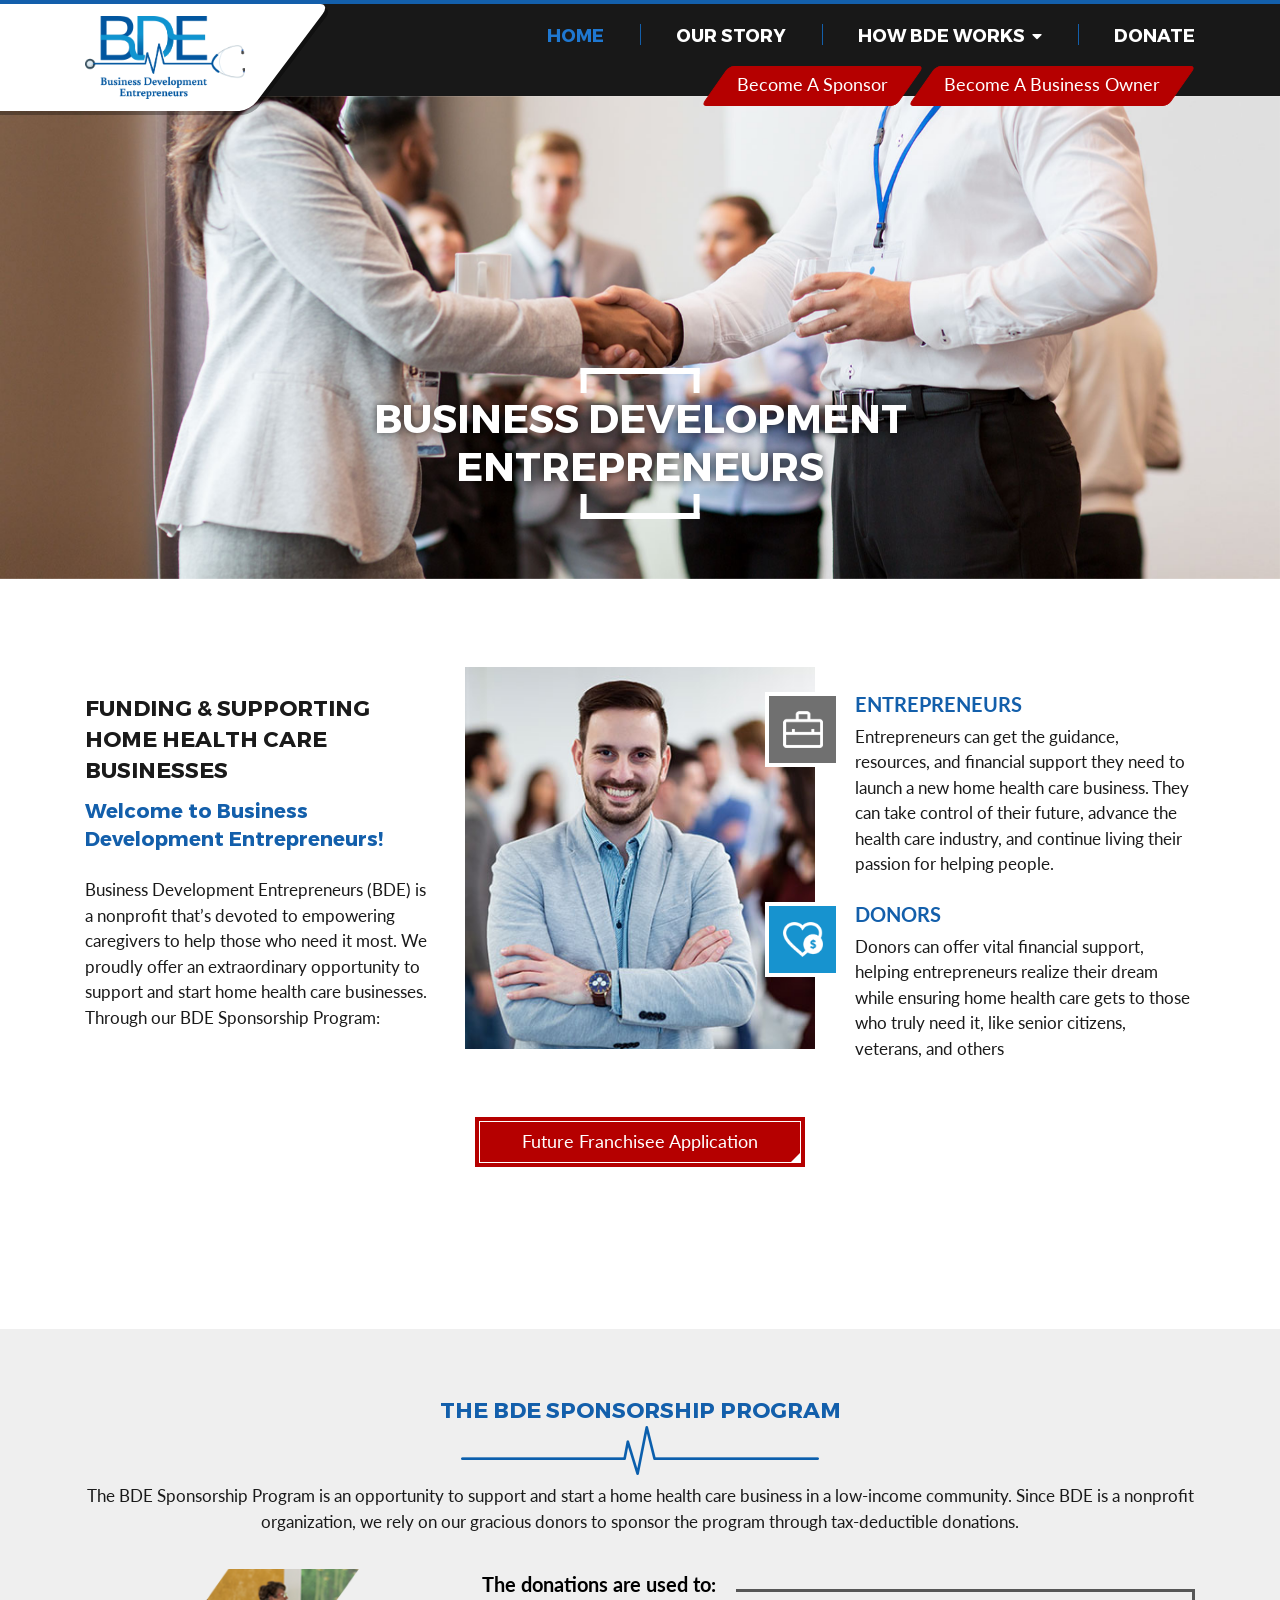
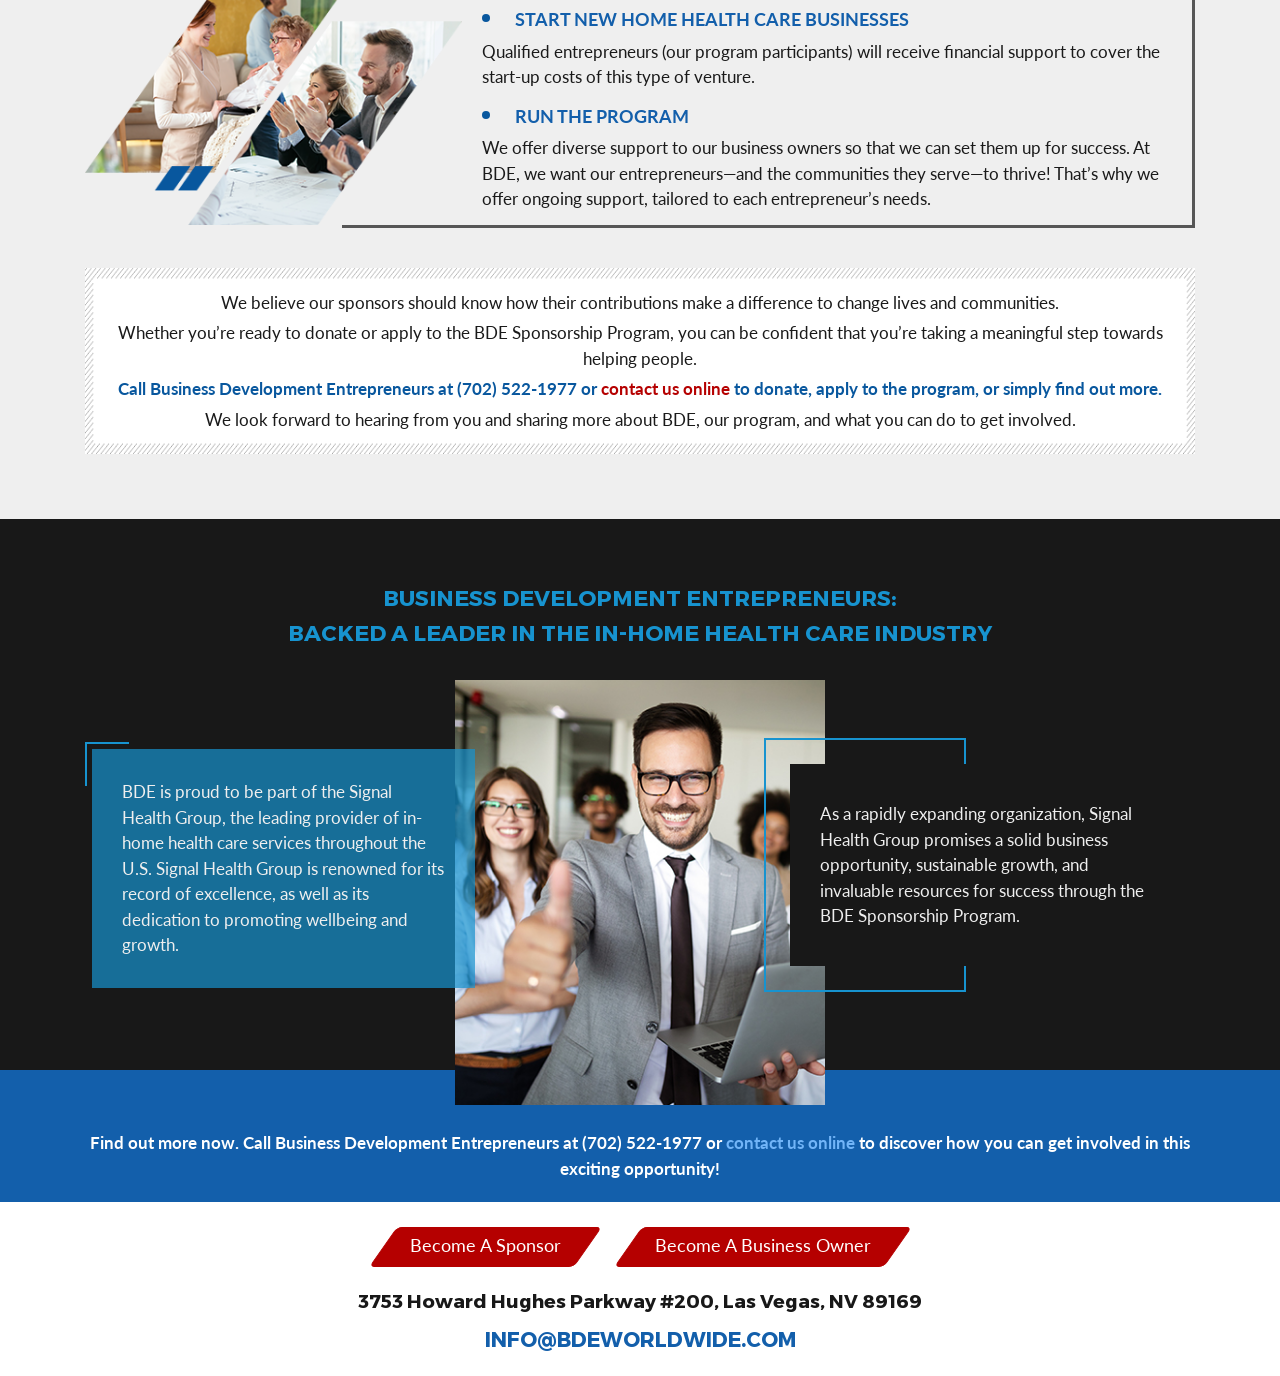
<file: index.html>
<!DOCTYPE html>
<html lang="en">
<head>
	<meta http-equiv="X-UA-Compatible" content="IE=edge">
	<meta name="viewport" content="width=device-width, initial-scale=1.0">
	<meta name="apple-mobile-web-app-capable" content="yes">
	<meta http-equiv="Content-Type" content="text/html; charset=utf-8">
	<title>BDE</title>
	<link rel="shortcut icon" href="images/favicon.png">
	<link rel="stylesheet" href="lib/bootstrap/dist/css/bootstrap.min.css">
	<link rel="stylesheet" href="lib/fancybox/dist/jquery.fancybox.min.css">
	<link rel="stylesheet" href="lib/flexslider/flexslider.css">
	<link rel="stylesheet" href="lib/fontawesome-free/css/all.css">
	<link rel="stylesheet" href="lib/slick/disk/slick.css">
	<link rel="stylesheet" href="lib/swiper/dist/css/swiper.min.css">
	<link rel="stylesheet" href="lib/wow/css/libs/animate.css">
	<link rel="stylesheet" href="css/mystyle.css">
</head>
<body>
	<header id="header">
		<div class="header-top">
			<div class="container">
				<div class="row">
					<div class="col-12">
						<div class="inner">
							<div class="logo">
								<a href="#" title="">
						        	<img src="images/logo.svg" alt="logo">
						        </a>
						    </div>
							<nav id="main-menu">					    	
							    <ul class="nav-menu">
							        <li class="active">
							          	<a href="#">Home</a>
							        </li>
							        <li class="">
							          	<a href="#">Our Story</a>
							        </li>
							        <li class="dropdown">
							          	<a href="#">How BDE Works</a>
							          	<ul class="sub-menu">
							          		<li class="active"><a href="#">Program Applicants</a></li>
							          		<li><a href="#">Donors</a></li>
							          	</ul>
							        </li>
							        <li class="">
							          	<a href="#">Donate</a>
							        </li>
							    </ul>
							    <div class="tab-menu">
							    	<a href="#">Become a Sponsor</a>
							    	<a href="#">Become a Business Owner</a>
							    </div>
							</nav>
							<a class="link-panel">
								<span class="icon-bar top-bar"></span>
								<span class="icon-bar middle-bar"></span>
								<span class="icon-bar bottom-bar"></span> 
							</a>						    
						</div>	
					</div>
				</div>				
			</div>
		</div>
		<div class="header-banner">
			<div class="banner-slider">
				<div class="flexslider">
					<ul class="slides">
						<li>
							<div class="banner-slides">
								<img src="images/banner-1.jpg" alt="">
							</div>
						</li>
						<li>
							<div class="banner-slides">
								<img src="images/banner-1.jpg" alt="">
							</div>
						</li>
						<li>
							<div class="banner-slides">
								<img src="images/banner-1.jpg" alt="">
							</div>
						</li>
					</ul>
				</div>
				<div class="intro-slider">
					<div class="container">
						<div class="row">
							<dic class="col-12">
								<div class="intro-slider__text">
									<h2>Business Development</h2>
									<h2>Entrepreneurs</h2>
								</div>
							</dic>
						</div>
					</div>
				</div>
			</div>
		</div>
	</header>
	<main id="main">
		<div class="funding">
			<div class="container">
				<div class="row">
					<div class="col-xl-4 col-lg-6 col-md-6 col-sm-12 col-12">
						<div class="fundding__intro content-site">
							<h2>Funding & Supporting Home Health Care Businesses</h2>
							<h4>Welcome to Business Development Entrepreneurs!</h4>
							<p>Business Development Entrepreneurs (BDE) is a nonprofit that’s devoted to empowering caregivers to help those who need it most. We proudly offer an extraordinary opportunity to support and start home health care businesses. Through our BDE Sponsorship Program:</p>
						</div>
					</div>
					<div class="col-xl-4 col-lg-6 col-md-6 col-sm-12 col-12">
						<div class="fundding__img photo">
							<img src="images/funding.jpg" alt="">
						</div>
					</div>
					<div class="col-xl-4 col-lg-12 col-md-12 col-sm-12 col-12">
						<div class="fundding__tab content-site">
							<div class="fundding__service">
								<div class="funding__icon photo grey">
									<img src="images/Entrepreneurs.png" alt="">
								</div>
								<div class="funding__content">
									<h3>Entrepreneurs</h3>
									<p>Entrepreneurs can get the guidance, resources, and financial support they need to launch a new home health care business. They can take control of their future, advance the health care industry, and continue living their passion for helping people.</p>
								</div>
							</div>
							<div class="fundding__service">
								<div class="funding__icon photo blue">
									<img src="images/donor.png" alt="">
								</div>
								<div class="funding__content">
									<h3>donors</h3>
									<p>Donors can offer vital financial support, helping entrepreneurs realize their dream while ensuring home health care gets to those who truly need it, like senior citizens, veterans, and others</p>
								</div>
							</div>
						</div>
					</div>
				</div>
			</div>
		</div>
		<div class="paralax">
			<div class="parallax-franchisee">
				<div class="parallax-btn btn-site">
					<a href="#">Future Franchisee Application</a>
				</div>
			</div>
			<div class="parallax-bg"></div>
		</div>
		<div class="sponsorship">
			<div class="container">
				<div class="row">
					<div class="col-12">
						<div class="sponsorship-row">
							<div class="sponsorship__title content-site">
								<h2>The BDE Sponsorship Program</h2>
								<p>The BDE Sponsorship Program is an opportunity to support and start a home health care business in a low-income community. Since BDE is a nonprofit organization, we rely on our gracious donors to sponsor the program through tax-deductible donations.</p>
							</div>
							<div class="sponsorship__content content-site">
								<div class="sponsorship__img photo">
									<img src="images/sponsorship.png" alt="">
								</div> 
								<div class="sponsorship__description">
									<span>The donations are used to:</span>
									<h3>Start new home health care businesses</h3>
									<p>Qualified entrepreneurs (our program participants) will receive financial support to cover the start-up costs of this type of venture.</p>
									<h3>Run the program</h3>
									<p>We offer diverse support to our business owners so that we can set them up for success. At BDE, we want our entrepreneurs—and the communities they serve—to thrive! That’s why we offer ongoing support, tailored to each entrepreneur’s needs.</p>
								</div>	
							</div>
							<div class="sponsorship__excerpt content-site">
								<p>We believe our sponsors should know how their contributions make a difference to change lives and communities. </p>
								<p>Whether you’re ready to donate or apply to the BDE Sponsorship Program, you can be confident that you’re taking a meaningful step towards helping people.</p>
								<p style="font-weight: bold; color: #08579e;">Call Business Development Entrepreneurs at <a href="tel:+17025221977">(702) 522-1977</a> or <span style="color: #b50000;">contact us online</span> to donate, apply to the program, or simply find out more.</p>
								<p>We look forward to hearing from you and sharing more about BDE, our program, and what you can do to get involved.</p>
							</div>
						</div>
					</div>
				</div>
			</div>
		</div>
		<div class="business">
			<div class="container">
				<div class="row">
					<div class="col-12">
						<div class="business-row">
							<div class="business__title content-site">
								<h2>Business Development Entrepreneurs:</h2>
								<h2>Backed a Leader in the In-Home Health Care Industry</h2>
							</div>
							<div class="business__content">
								<div class="business__collum content-site">
									<div class="business__description">
										<p>BDE is proud to be part of the Signal Health Group, the leading provider of in-home health care services throughout the U.S. Signal Health Group is renowned for its record of excellence, as well as its dedication to promoting wellbeing and growth. </p>
									</div>
								</div>
								<div class="business__collum">
									<div class="business__img photo">
										<img src="images/business.jpg" alt="">
									</div>
								</div>
								<div class="business__collum content-site">
									<div class="business__description">
										<div class="business__box">
											<p>As a rapidly expanding organization, Signal Health Group promises a solid business opportunity, sustainable growth, and invaluable resources for success through the BDE Sponsorship Program.</p>
										</div>
									</div>
								</div>
							</div>
						</div>
					</div>
				</div>
			</div>
		</div>
		<div class="call-f">
			<div class="container">
				<div class="row">
					<div class="col-12">
						<div class="call-f-description content-site">
							<p>Find out more now. Call Business Development Entrepreneurs at <a href="tel:+17025221977">(702) 522-1977</a> or <span style="color: #72b5f8;">contact us online</span> to discover how you can get involved in this exciting opportunity!</p>
						</div>
					</div>
				</div>
			</div>
		</div>
	</main>
	<footer id="footer">	
		<div class="footer-top">	
			<div class="container">
				<div class="row">
					<div class="col-12">
						<div class="footer__content">
							<div class="footer__btn btn-site">
								<a href="#">Become a Sponsor</a>
								<a href="#">Become a Business Owner</a>
							</div>
							<div class="footer__address">
								<p>3753 Howard Hughes Parkway #200, Las Vegas, NV 89169</p>
								<a href="mailto:info@bdeworldwide.com">info@bdeworldwide.com</a>
							</div>
						</div>
					</div>
				</div>
			</div>
		</div>
	</footer>
	<script src="js/jquery.min.js"></script>
	<script src="lib/bootstrap/dist/js/bootstrap.min.js"></script>
	<script src="lib/fancybox/dist/jquery.fancybox.min.js"></script>
	<script src="lib/flexslider/jquery.flexslider.js"></script>
	<script src="lib/slick/disk/slick.js"></script>
	<script src="lib/swiper/dist/js/swiper.min.js"></script>
	<script src="lib/wow/dist/wow.min.js"></script>
	<script src="js/myscript.js"></script>
</body>
</html>
</file>
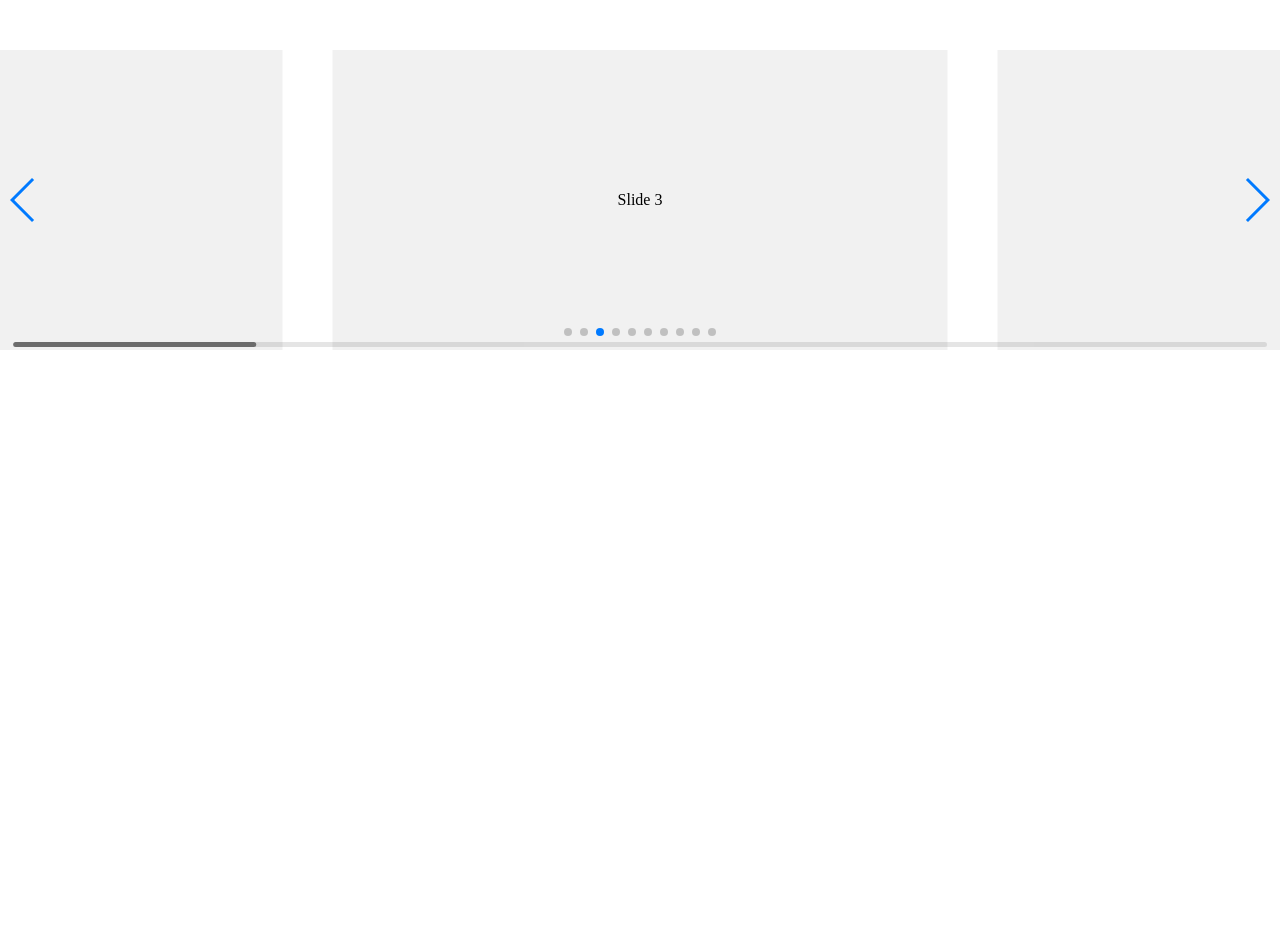
<file: lib/swiper/playground/index.html>
<!doctype html>
<html lang="en">
<head>
    <meta charset="UTF-8">
    <title>Swiper Playground</title>
    <link rel="stylesheet" href="../dist/css/swiper.min.css">
    <meta name="viewport" content="width=device-width">
</head>
<body>
    <div class="swiper-container">
        <div class="swiper-scrollbar"></div>
        <div class="swiper-button-prev"></div>
        <div class="swiper-button-next"></div>
        <div class="swiper-wrapper">
            <div class="swiper-slide">Slide 1</div>
            <div class="swiper-slide">Slide 2</div>
            <div class="swiper-slide">Slide 3</div>
            <div class="swiper-slide">Slide 4</div>
            <div class="swiper-slide">Slide 5</div>
            <div class="swiper-slide">Slide 6</div>
            <div class="swiper-slide">Slide 7</div>
            <div class="swiper-slide">Slide 8</div>
            <div class="swiper-slide">Slide 9</div>
            <div class="swiper-slide">Slide 10</div>
        </div>
        <div class="swiper-pagination"></div>
    </div>
    <style>
    body, html {
        padding: 0;
        margin: 0;
        position: relative;
        height: 100%;
    }
    .swiper-container {
        width: 100%;
        height: 300px;
        margin: 50px auto;
    }
    .swiper-slide {
        background: #f1f1f1;
        color:#000;
        text-align: center;
        line-height: 300px;
    }
    </style>
    <script src="../dist/js/swiper.min.js"></script>
    <script>
        var swiper = new Swiper({
            el: '.swiper-container',
            initialSlide: 2,
            spaceBetween: 50,
            slidesPerView: 2,
            centeredSlides: true,
            slideToClickedSlide: true,
            grabCursor: true,
            scrollbar: {
              el: '.swiper-scrollbar',
            },
            mousewheel: {
              enabled: true,
            },
            keyboard: {
              enabled: true,
            },
            pagination: {
              el: '.swiper-pagination',
            },
            navigation: {
              nextEl: '.swiper-button-next',
              prevEl: '.swiper-button-prev',
            },
        });
    </script>
</body>
</html>
</file>
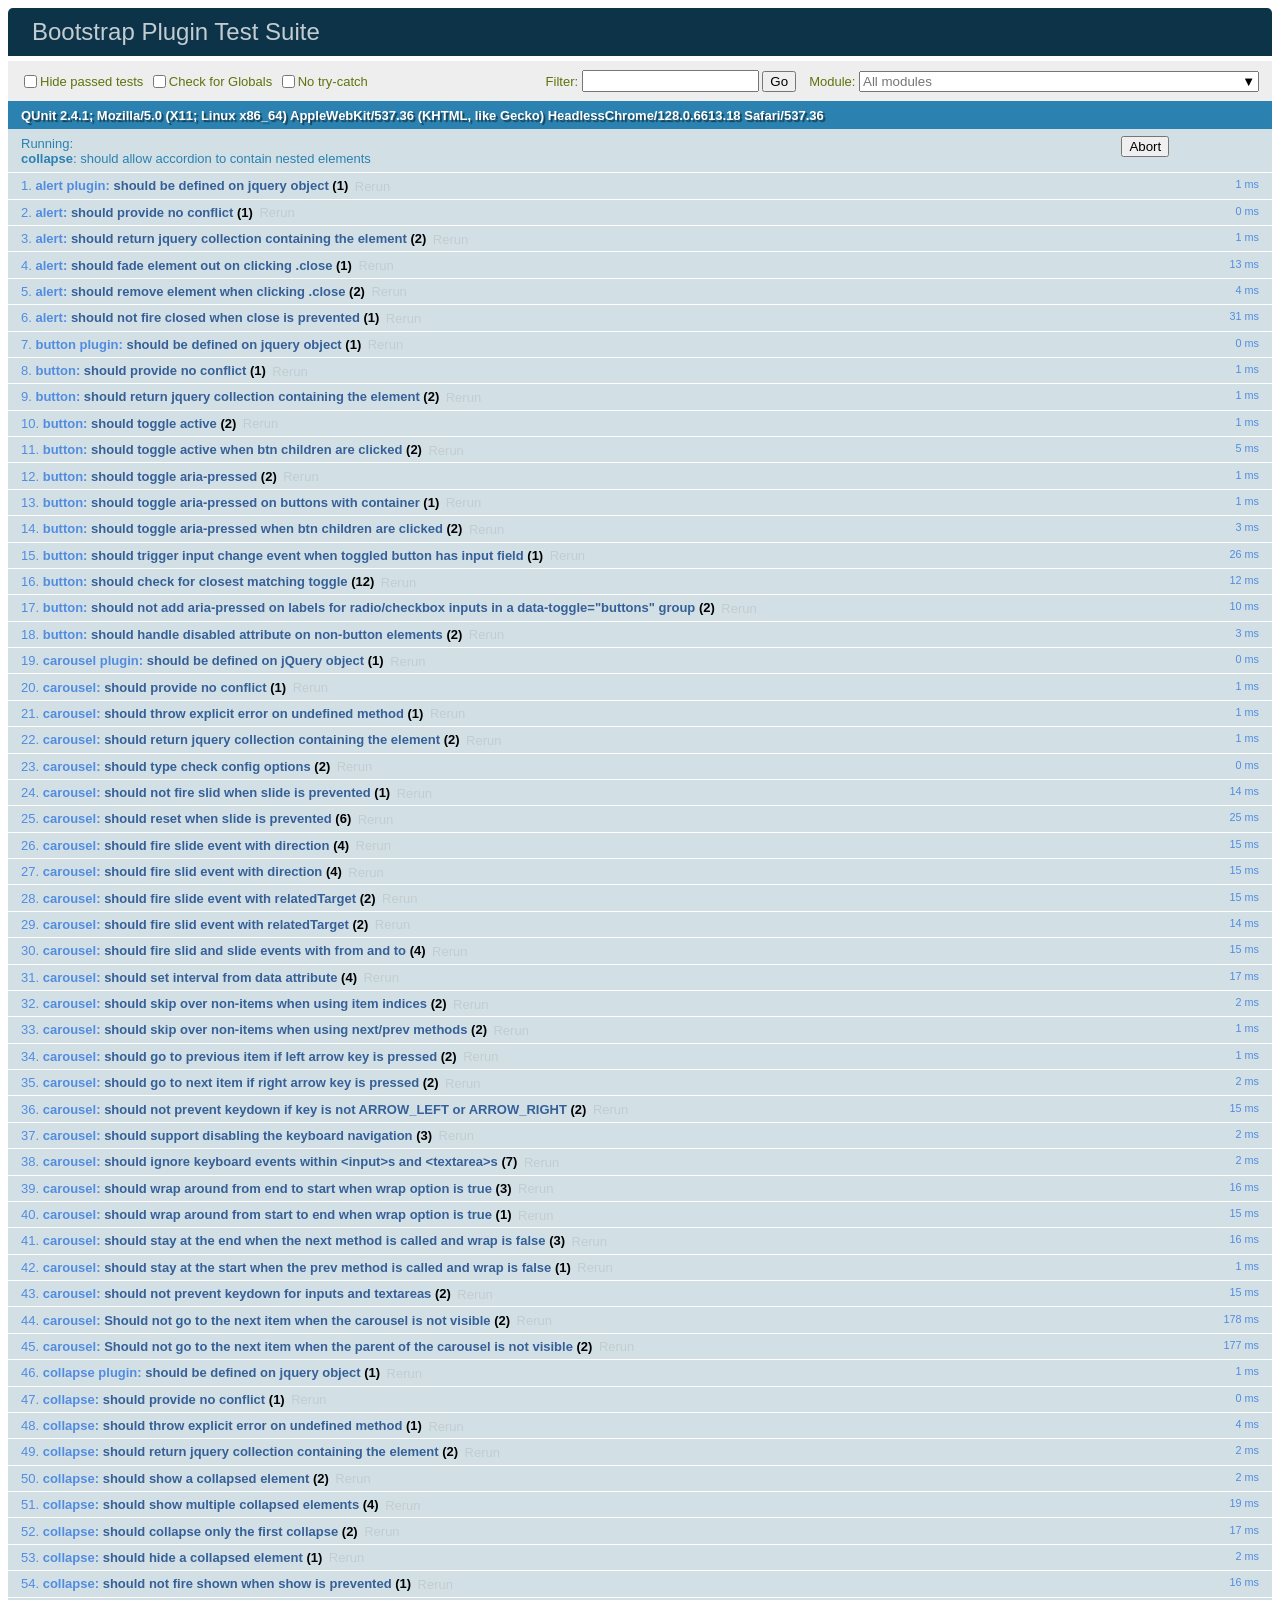
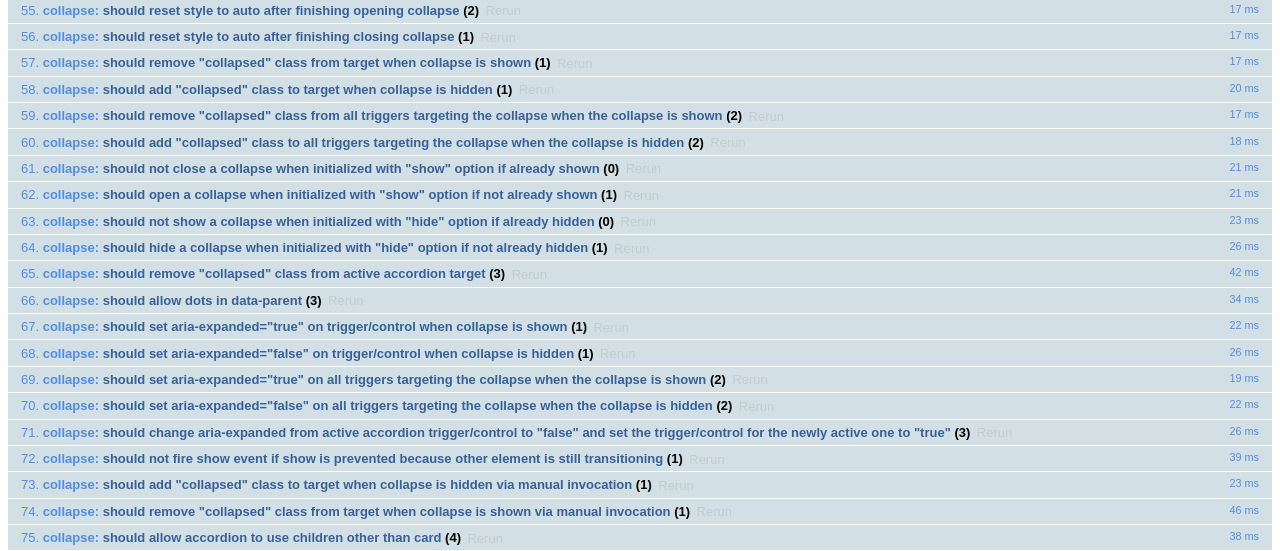
<file: lib/bootstrap/js/tests/index.html>
<!doctype html>
<html lang="en">
  <head>
    <meta charset="utf-8">
    <meta name="viewport" content="width=device-width, initial-scale=1, shrink-to-fit=no">
    <title>Bootstrap Plugin Test Suite</title>

    <!-- jQuery -->
    <script>
      (function () {
        var path = '../../assets/js/vendor/jquery-slim.min.js'
        // get jquery param from the query string.
        var jQueryVersion = location.search.match(/[?&]jquery=(.*?)(?=&|$)/)

        // If a version was specified, use that version from our vendor folder
        if (jQueryVersion) {
          path = 'vendor/jquery-' + jQueryVersion[1] + '.min.js'
        }
        document.write('<script src="' + path + '"><\/script>')
      }())
    </script>
    <script src="../../assets/js/vendor/popper.min.js"></script>

    <!-- QUnit -->
    <link rel="stylesheet" href="vendor/qunit.css" media="screen">
    <script src="vendor/qunit.js"></script>

    <script>
      // Disable jQuery event aliases to ensure we don't accidentally use any of them
      [
        'blur',
        'focus',
        'focusin',
        'focusout',
        'resize',
        'scroll',
        'click',
        'dblclick',
        'mousedown',
        'mouseup',
        'mousemove',
        'mouseover',
        'mouseout',
        'mouseenter',
        'mouseleave',
        'change',
        'select',
        'submit',
        'keydown',
        'keypress',
        'keyup',
        'contextmenu'
      ].forEach(function(eventAlias) {
        $.fn[eventAlias] = function() {
          throw new Error('Using the ".' + eventAlias + '()" method is not allowed, so that Bootstrap can be compatible with custom jQuery builds which exclude the "event aliases" module that defines said method. See https://github.com/twbs/bootstrap/blob/master/CONTRIBUTING.md#js')
        }
      })

      // Require assert.expect in each test
      QUnit.config.requireExpects = true

      // See https://github.com/axemclion/grunt-saucelabs#test-result-details-with-qunit
      var log = []
      var testName

      QUnit.done(function(testResults) {
        var tests = []
        for (var i = 0; i < log.length; i++) {
          var details = log[i]
          tests.push({
            name: details.name,
            result: details.result,
            expected: details.expected,
            actual: details.actual,
            source: details.source
          })
        }
        testResults.tests = tests

        window.global_test_results = testResults
      })

      QUnit.testStart(function(testDetails) {
        QUnit.log(function(details) {
          if (!details.result) {
            details.name = testDetails.name
            log.push(details)
          }
        })
      })

      // Display fixture on-screen on iOS to avoid false positives
      // See https://github.com/twbs/bootstrap/pull/15955
      if (/iPhone|iPad|iPod/.test(navigator.userAgent)) {
        QUnit.begin(function() {
          $('#qunit-fixture').css({ top: 0, left: 0 })
        })

        QUnit.done(function() {
          $('#qunit-fixture').css({ top: '', left: '' })
        })
      }
    </script>

    <!-- Transpiled Plugins -->
    <script src="../dist/util.js"></script>
    <script src="../dist/alert.js"></script>
    <script src="../dist/button.js"></script>
    <script src="../dist/carousel.js"></script>
    <script src="../dist/collapse.js"></script>
    <script src="../dist/dropdown.js"></script>
    <script src="../dist/modal.js"></script>
    <script src="../dist/scrollspy.js"></script>
    <script src="../dist/tab.js"></script>
    <script src="../dist/tooltip.js"></script>
    <script src="../dist/popover.js"></script>

    <!-- Unit Tests -->
    <script src="unit/alert.js"></script>
    <script src="unit/button.js"></script>
    <script src="unit/carousel.js"></script>
    <script src="unit/collapse.js"></script>
    <script src="unit/dropdown.js"></script>
    <script src="unit/modal.js"></script>
    <script src="unit/scrollspy.js"></script>
    <script src="unit/tab.js"></script>
    <script src="unit/tooltip.js"></script>
    <script src="unit/popover.js"></script>
    <script src="unit/util.js"></script>
  </head>
  <body>
    <div id="qunit-container">
      <div id="qunit"></div>
      <div id="qunit-fixture"></div>
    </div>
  </body>
</html>
</file>
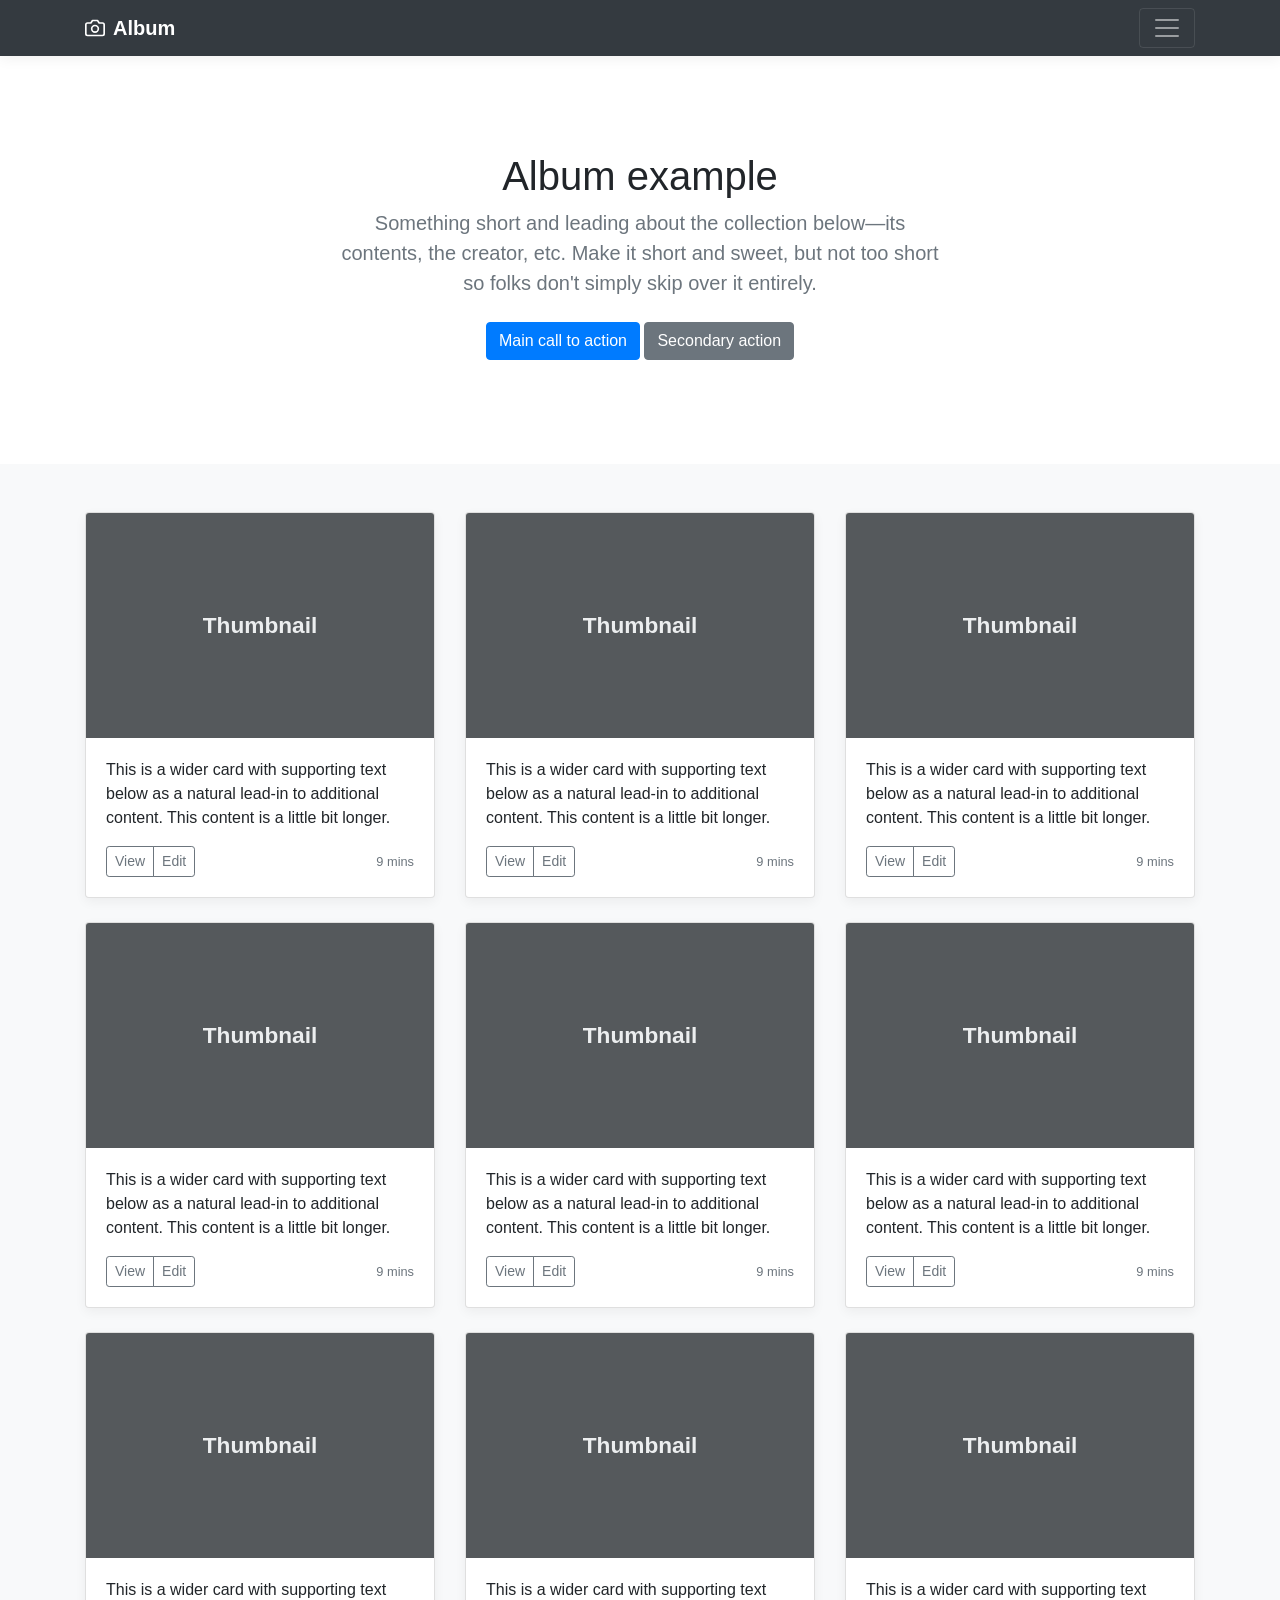
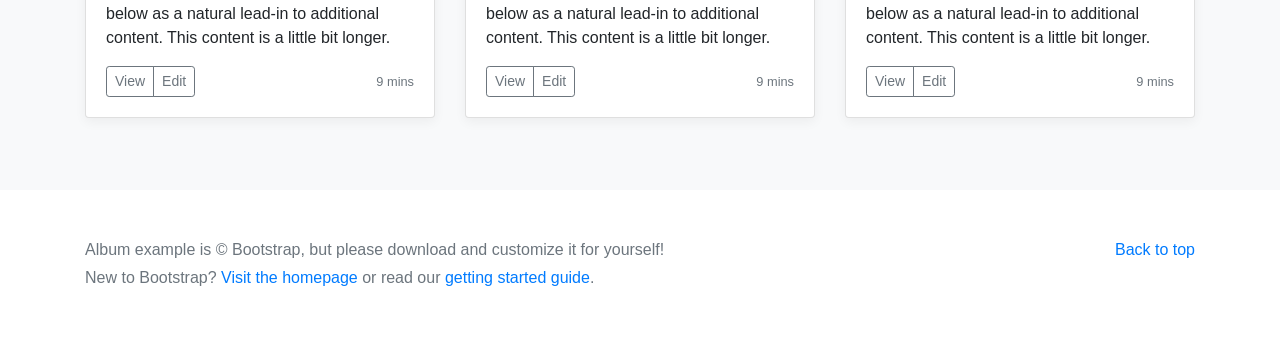
<file: lib/bootstrap/docs/4.0/examples/album/index.html>
<!doctype html>
<html lang="en">
  <head>
    <meta charset="utf-8">
    <meta name="viewport" content="width=device-width, initial-scale=1, shrink-to-fit=no">
    <meta name="description" content="">
    <meta name="author" content="">
    <link rel="icon" href="../../../../favicon.ico">

    <title>Album example for Bootstrap</title>

    <!-- Bootstrap core CSS -->
    <link href="../../../../dist/css/bootstrap.min.css" rel="stylesheet">

    <!-- Custom styles for this template -->
    <link href="album.css" rel="stylesheet">
  </head>

  <body>

    <header>
      <div class="collapse bg-dark" id="navbarHeader">
        <div class="container">
          <div class="row">
            <div class="col-sm-8 col-md-7 py-4">
              <h4 class="text-white">About</h4>
              <p class="text-muted">Add some information about the album below, the author, or any other background context. Make it a few sentences long so folks can pick up some informative tidbits. Then, link them off to some social networking sites or contact information.</p>
            </div>
            <div class="col-sm-4 offset-md-1 py-4">
              <h4 class="text-white">Contact</h4>
              <ul class="list-unstyled">
                <li><a href="#" class="text-white">Follow on Twitter</a></li>
                <li><a href="#" class="text-white">Like on Facebook</a></li>
                <li><a href="#" class="text-white">Email me</a></li>
              </ul>
            </div>
          </div>
        </div>
      </div>
      <div class="navbar navbar-dark bg-dark box-shadow">
        <div class="container d-flex justify-content-between">
          <a href="#" class="navbar-brand d-flex align-items-center">
            <svg xmlns="http://www.w3.org/2000/svg" width="20" height="20" viewBox="0 0 24 24" fill="none" stroke="currentColor" stroke-width="2" stroke-linecap="round" stroke-linejoin="round" class="mr-2"><path d="M23 19a2 2 0 0 1-2 2H3a2 2 0 0 1-2-2V8a2 2 0 0 1 2-2h4l2-3h6l2 3h4a2 2 0 0 1 2 2z"></path><circle cx="12" cy="13" r="4"></circle></svg>
            <strong>Album</strong>
          </a>
          <button class="navbar-toggler" type="button" data-toggle="collapse" data-target="#navbarHeader" aria-controls="navbarHeader" aria-expanded="false" aria-label="Toggle navigation">
            <span class="navbar-toggler-icon"></span>
          </button>
        </div>
      </div>
    </header>

    <main role="main">

      <section class="jumbotron text-center">
        <div class="container">
          <h1 class="jumbotron-heading">Album example</h1>
          <p class="lead text-muted">Something short and leading about the collection below—its contents, the creator, etc. Make it short and sweet, but not too short so folks don't simply skip over it entirely.</p>
          <p>
            <a href="#" class="btn btn-primary my-2">Main call to action</a>
            <a href="#" class="btn btn-secondary my-2">Secondary action</a>
          </p>
        </div>
      </section>

      <div class="album py-5 bg-light">
        <div class="container">

          <div class="row">
            <div class="col-md-4">
              <div class="card mb-4 box-shadow">
                <img class="card-img-top" data-src="holder.js/100px225?theme=thumb&bg=55595c&fg=eceeef&text=Thumbnail" alt="Card image cap">
                <div class="card-body">
                  <p class="card-text">This is a wider card with supporting text below as a natural lead-in to additional content. This content is a little bit longer.</p>
                  <div class="d-flex justify-content-between align-items-center">
                    <div class="btn-group">
                      <button type="button" class="btn btn-sm btn-outline-secondary">View</button>
                      <button type="button" class="btn btn-sm btn-outline-secondary">Edit</button>
                    </div>
                    <small class="text-muted">9 mins</small>
                  </div>
                </div>
              </div>
            </div>
            <div class="col-md-4">
              <div class="card mb-4 box-shadow">
                <img class="card-img-top" data-src="holder.js/100px225?theme=thumb&bg=55595c&fg=eceeef&text=Thumbnail" alt="Card image cap">
                <div class="card-body">
                  <p class="card-text">This is a wider card with supporting text below as a natural lead-in to additional content. This content is a little bit longer.</p>
                  <div class="d-flex justify-content-between align-items-center">
                    <div class="btn-group">
                      <button type="button" class="btn btn-sm btn-outline-secondary">View</button>
                      <button type="button" class="btn btn-sm btn-outline-secondary">Edit</button>
                    </div>
                    <small class="text-muted">9 mins</small>
                  </div>
                </div>
              </div>
            </div>
            <div class="col-md-4">
              <div class="card mb-4 box-shadow">
                <img class="card-img-top" data-src="holder.js/100px225?theme=thumb&bg=55595c&fg=eceeef&text=Thumbnail" alt="Card image cap">
                <div class="card-body">
                  <p class="card-text">This is a wider card with supporting text below as a natural lead-in to additional content. This content is a little bit longer.</p>
                  <div class="d-flex justify-content-between align-items-center">
                    <div class="btn-group">
                      <button type="button" class="btn btn-sm btn-outline-secondary">View</button>
                      <button type="button" class="btn btn-sm btn-outline-secondary">Edit</button>
                    </div>
                    <small class="text-muted">9 mins</small>
                  </div>
                </div>
              </div>
            </div>

            <div class="col-md-4">
              <div class="card mb-4 box-shadow">
                <img class="card-img-top" data-src="holder.js/100px225?theme=thumb&bg=55595c&fg=eceeef&text=Thumbnail" alt="Card image cap">
                <div class="card-body">
                  <p class="card-text">This is a wider card with supporting text below as a natural lead-in to additional content. This content is a little bit longer.</p>
                  <div class="d-flex justify-content-between align-items-center">
                    <div class="btn-group">
                      <button type="button" class="btn btn-sm btn-outline-secondary">View</button>
                      <button type="button" class="btn btn-sm btn-outline-secondary">Edit</button>
                    </div>
                    <small class="text-muted">9 mins</small>
                  </div>
                </div>
              </div>
            </div>
            <div class="col-md-4">
              <div class="card mb-4 box-shadow">
                <img class="card-img-top" data-src="holder.js/100px225?theme=thumb&bg=55595c&fg=eceeef&text=Thumbnail" alt="Card image cap">
                <div class="card-body">
                  <p class="card-text">This is a wider card with supporting text below as a natural lead-in to additional content. This content is a little bit longer.</p>
                  <div class="d-flex justify-content-between align-items-center">
                    <div class="btn-group">
                      <button type="button" class="btn btn-sm btn-outline-secondary">View</button>
                      <button type="button" class="btn btn-sm btn-outline-secondary">Edit</button>
                    </div>
                    <small class="text-muted">9 mins</small>
                  </div>
                </div>
              </div>
            </div>
            <div class="col-md-4">
              <div class="card mb-4 box-shadow">
                <img class="card-img-top" data-src="holder.js/100px225?theme=thumb&bg=55595c&fg=eceeef&text=Thumbnail" alt="Card image cap">
                <div class="card-body">
                  <p class="card-text">This is a wider card with supporting text below as a natural lead-in to additional content. This content is a little bit longer.</p>
                  <div class="d-flex justify-content-between align-items-center">
                    <div class="btn-group">
                      <button type="button" class="btn btn-sm btn-outline-secondary">View</button>
                      <button type="button" class="btn btn-sm btn-outline-secondary">Edit</button>
                    </div>
                    <small class="text-muted">9 mins</small>
                  </div>
                </div>
              </div>
            </div>

            <div class="col-md-4">
              <div class="card mb-4 box-shadow">
                <img class="card-img-top" data-src="holder.js/100px225?theme=thumb&bg=55595c&fg=eceeef&text=Thumbnail" alt="Card image cap">
                <div class="card-body">
                  <p class="card-text">This is a wider card with supporting text below as a natural lead-in to additional content. This content is a little bit longer.</p>
                  <div class="d-flex justify-content-between align-items-center">
                    <div class="btn-group">
                      <button type="button" class="btn btn-sm btn-outline-secondary">View</button>
                      <button type="button" class="btn btn-sm btn-outline-secondary">Edit</button>
                    </div>
                    <small class="text-muted">9 mins</small>
                  </div>
                </div>
              </div>
            </div>
            <div class="col-md-4">
              <div class="card mb-4 box-shadow">
                <img class="card-img-top" data-src="holder.js/100px225?theme=thumb&bg=55595c&fg=eceeef&text=Thumbnail" alt="Card image cap">
                <div class="card-body">
                  <p class="card-text">This is a wider card with supporting text below as a natural lead-in to additional content. This content is a little bit longer.</p>
                  <div class="d-flex justify-content-between align-items-center">
                    <div class="btn-group">
                      <button type="button" class="btn btn-sm btn-outline-secondary">View</button>
                      <button type="button" class="btn btn-sm btn-outline-secondary">Edit</button>
                    </div>
                    <small class="text-muted">9 mins</small>
                  </div>
                </div>
              </div>
            </div>
            <div class="col-md-4">
              <div class="card mb-4 box-shadow">
                <img class="card-img-top" data-src="holder.js/100px225?theme=thumb&bg=55595c&fg=eceeef&text=Thumbnail" alt="Card image cap">
                <div class="card-body">
                  <p class="card-text">This is a wider card with supporting text below as a natural lead-in to additional content. This content is a little bit longer.</p>
                  <div class="d-flex justify-content-between align-items-center">
                    <div class="btn-group">
                      <button type="button" class="btn btn-sm btn-outline-secondary">View</button>
                      <button type="button" class="btn btn-sm btn-outline-secondary">Edit</button>
                    </div>
                    <small class="text-muted">9 mins</small>
                  </div>
                </div>
              </div>
            </div>
          </div>
        </div>
      </div>

    </main>

    <footer class="text-muted">
      <div class="container">
        <p class="float-right">
          <a href="#">Back to top</a>
        </p>
        <p>Album example is &copy; Bootstrap, but please download and customize it for yourself!</p>
        <p>New to Bootstrap? <a href="../../">Visit the homepage</a> or read our <a href="../../getting-started/">getting started guide</a>.</p>
      </div>
    </footer>

    <!-- Bootstrap core JavaScript
    ================================================== -->
    <!-- Placed at the end of the document so the pages load faster -->
    <script src="https://code.jquery.com/jquery-3.2.1.slim.min.js" integrity="sha384-KJ3o2DKtIkvYIK3UENzmM7KCkRr/rE9/Qpg6aAZGJwFDMVNA/GpGFF93hXpG5KkN" crossorigin="anonymous"></script>
    <script>window.jQuery || document.write('<script src="../../../../assets/js/vendor/jquery-slim.min.js"><\/script>')</script>
    <script src="../../../../assets/js/vendor/popper.min.js"></script>
    <script src="../../../../dist/js/bootstrap.min.js"></script>
    <script src="../../../../assets/js/vendor/holder.min.js"></script>
  </body>
</html>
</file>
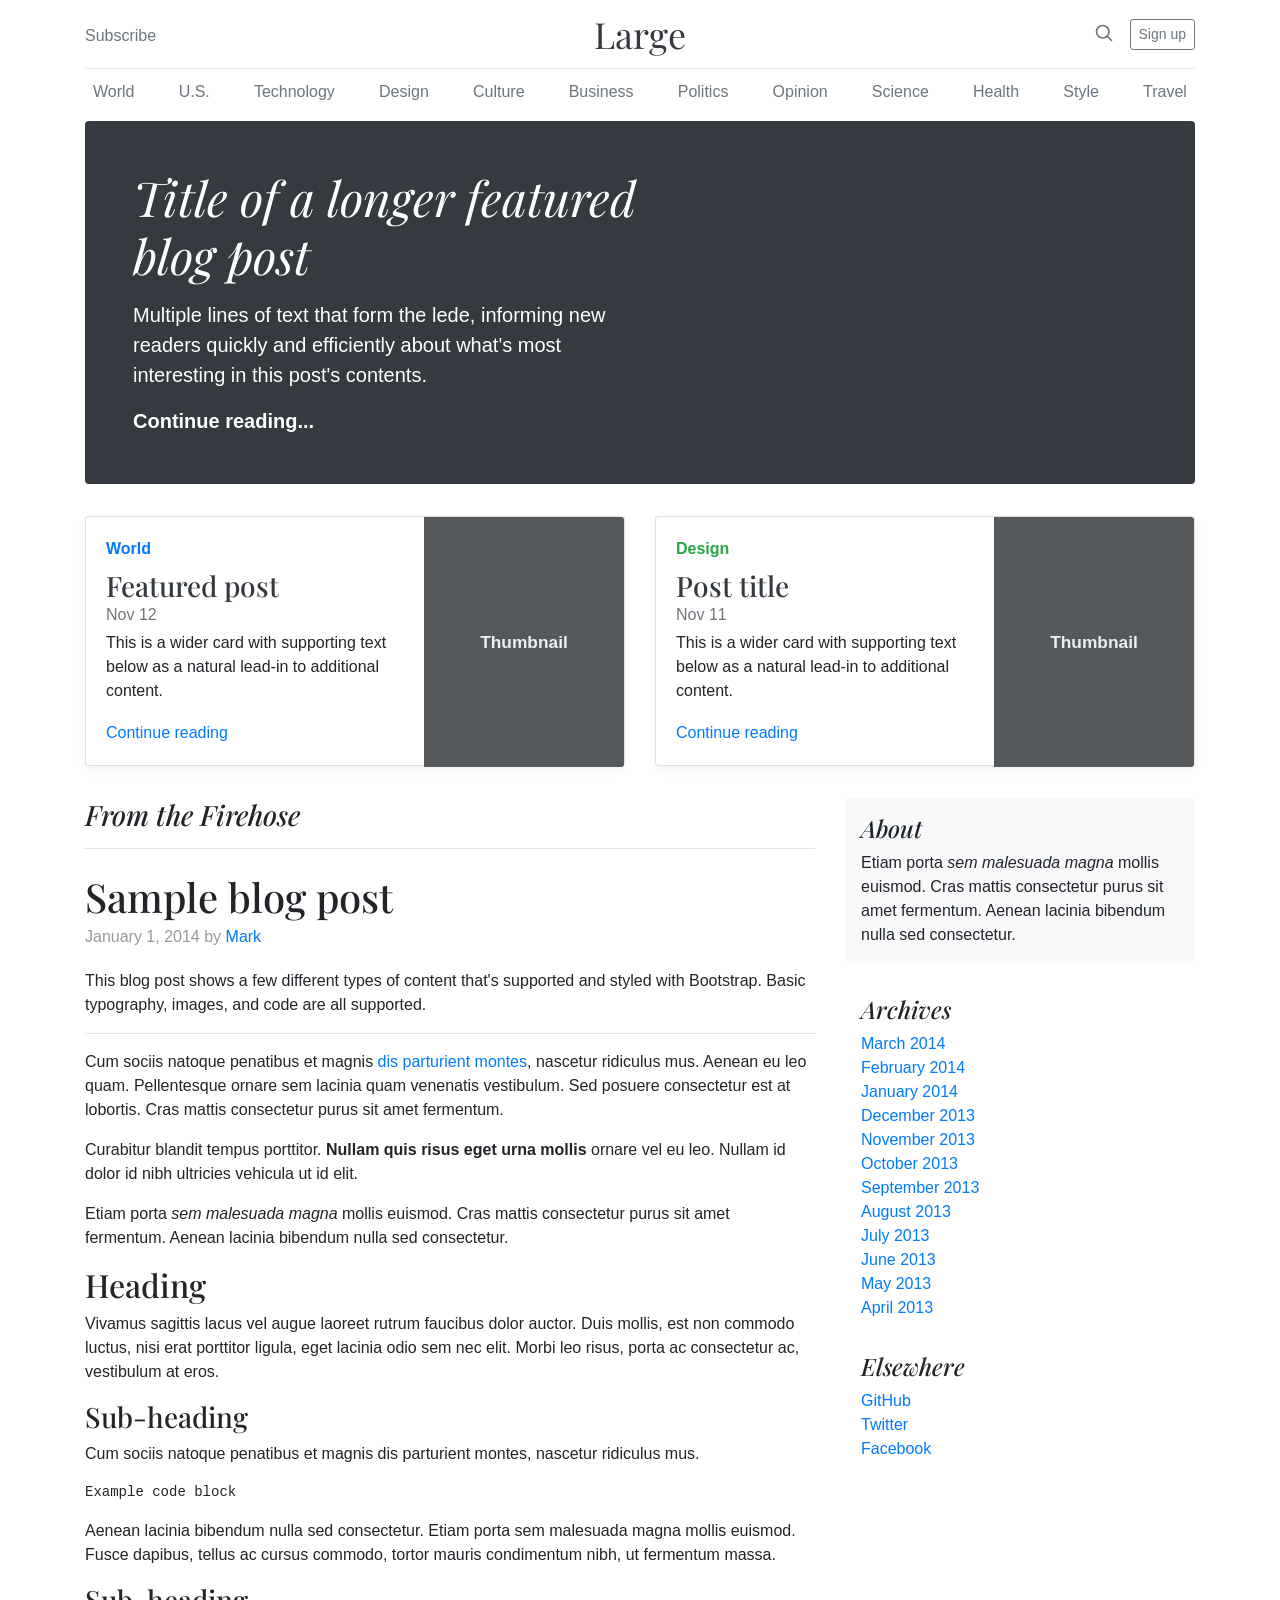
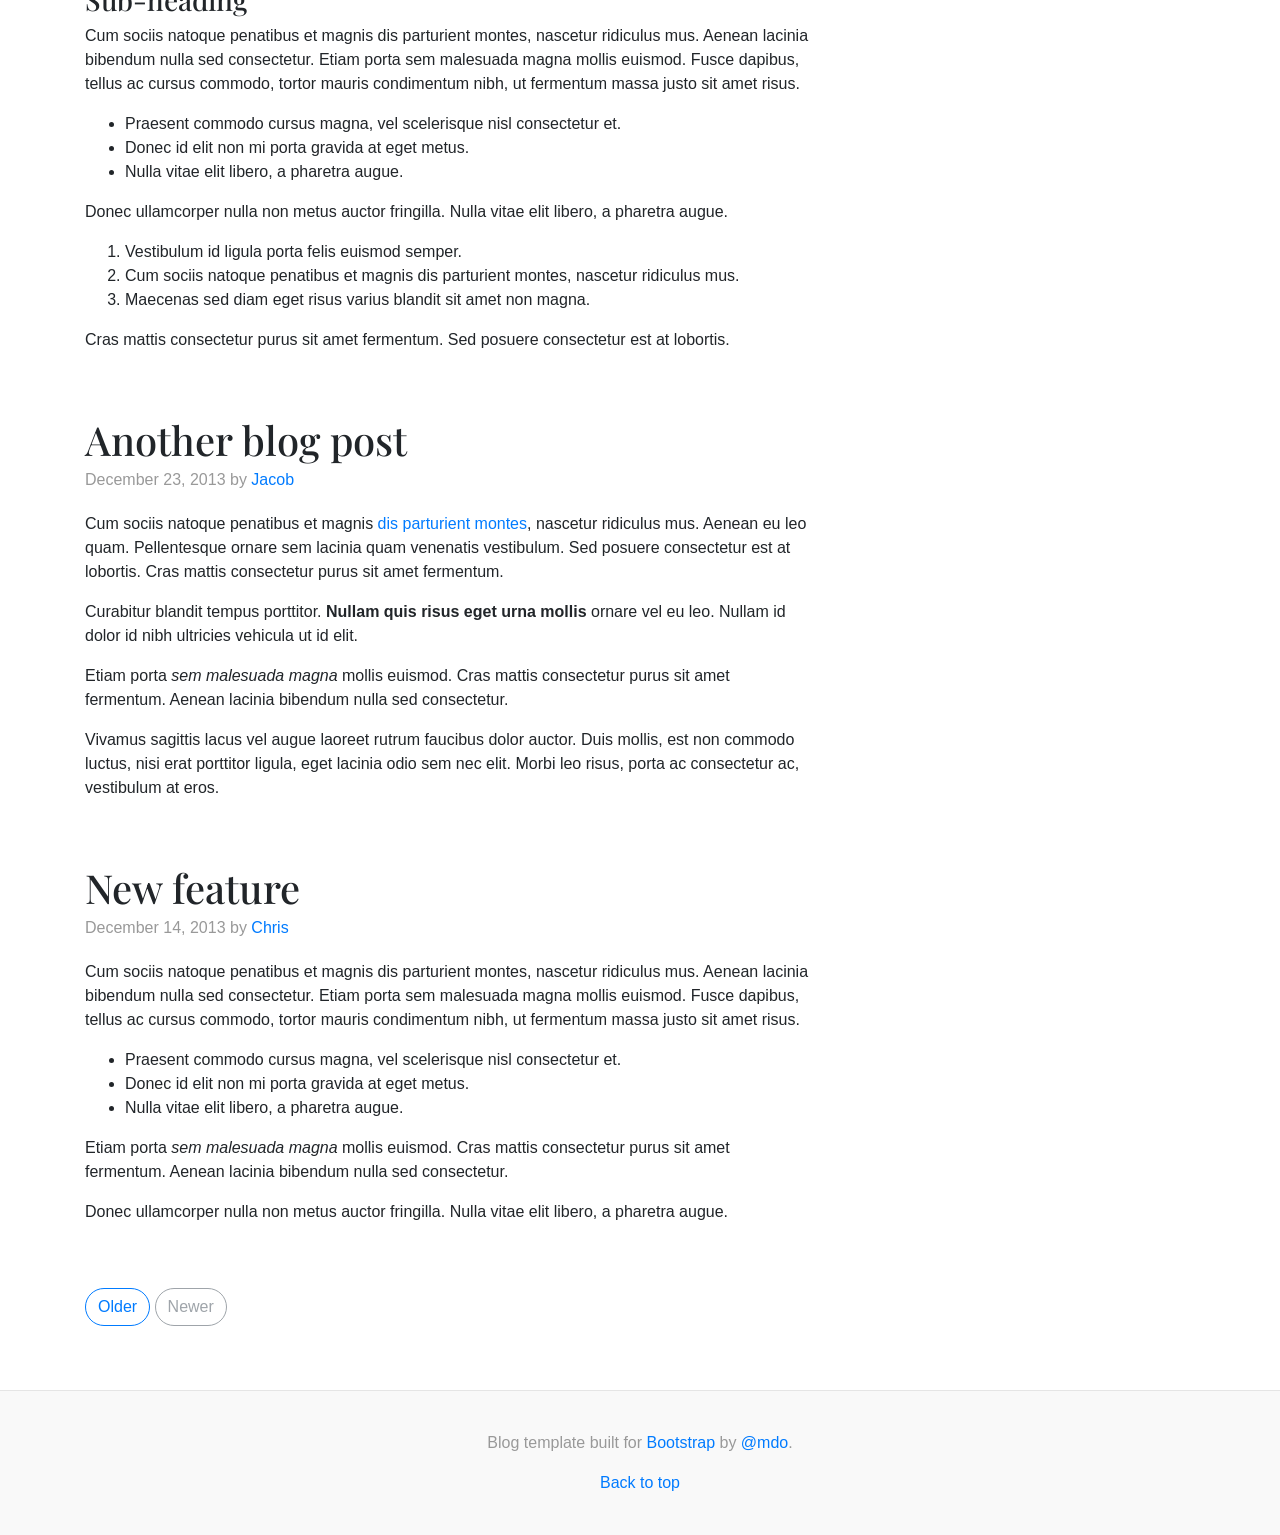
<file: lib/bootstrap/docs/4.0/examples/blog/index.html>
<!doctype html>
<html lang="en">
  <head>
    <meta charset="utf-8">
    <meta name="viewport" content="width=device-width, initial-scale=1, shrink-to-fit=no">
    <meta name="description" content="">
    <meta name="author" content="">
    <link rel="icon" href="../../../../favicon.ico">

    <title>Blog Template for Bootstrap</title>

    <!-- Bootstrap core CSS -->
    <link href="../../../../dist/css/bootstrap.min.css" rel="stylesheet">

    <!-- Custom styles for this template -->
    <link href="https://fonts.googleapis.com/css?family=Playfair+Display:700,900" rel="stylesheet">
    <link href="blog.css" rel="stylesheet">
  </head>

  <body>

    <div class="container">
      <header class="blog-header py-3">
        <div class="row flex-nowrap justify-content-between align-items-center">
          <div class="col-4 pt-1">
            <a class="text-muted" href="#">Subscribe</a>
          </div>
          <div class="col-4 text-center">
            <a class="blog-header-logo text-dark" href="#">Large</a>
          </div>
          <div class="col-4 d-flex justify-content-end align-items-center">
            <a class="text-muted" href="#">
              <svg xmlns="http://www.w3.org/2000/svg" width="20" height="20" viewBox="0 0 24 24" fill="none" stroke="currentColor" stroke-width="2" stroke-linecap="round" stroke-linejoin="round" class="mx-3"><circle cx="10.5" cy="10.5" r="7.5"></circle><line x1="21" y1="21" x2="15.8" y2="15.8"></line></svg>
            </a>
            <a class="btn btn-sm btn-outline-secondary" href="#">Sign up</a>
          </div>
        </div>
      </header>

      <div class="nav-scroller py-1 mb-2">
        <nav class="nav d-flex justify-content-between">
          <a class="p-2 text-muted" href="#">World</a>
          <a class="p-2 text-muted" href="#">U.S.</a>
          <a class="p-2 text-muted" href="#">Technology</a>
          <a class="p-2 text-muted" href="#">Design</a>
          <a class="p-2 text-muted" href="#">Culture</a>
          <a class="p-2 text-muted" href="#">Business</a>
          <a class="p-2 text-muted" href="#">Politics</a>
          <a class="p-2 text-muted" href="#">Opinion</a>
          <a class="p-2 text-muted" href="#">Science</a>
          <a class="p-2 text-muted" href="#">Health</a>
          <a class="p-2 text-muted" href="#">Style</a>
          <a class="p-2 text-muted" href="#">Travel</a>
        </nav>
      </div>

      <div class="jumbotron p-3 p-md-5 text-white rounded bg-dark">
        <div class="col-md-6 px-0">
          <h1 class="display-4 font-italic">Title of a longer featured blog post</h1>
          <p class="lead my-3">Multiple lines of text that form the lede, informing new readers quickly and efficiently about what's most interesting in this post's contents.</p>
          <p class="lead mb-0"><a href="#" class="text-white font-weight-bold">Continue reading...</a></p>
        </div>
      </div>

      <div class="row mb-2">
        <div class="col-md-6">
          <div class="card flex-md-row mb-4 box-shadow h-md-250">
            <div class="card-body d-flex flex-column align-items-start">
              <strong class="d-inline-block mb-2 text-primary">World</strong>
              <h3 class="mb-0">
                <a class="text-dark" href="#">Featured post</a>
              </h3>
              <div class="mb-1 text-muted">Nov 12</div>
              <p class="card-text mb-auto">This is a wider card with supporting text below as a natural lead-in to additional content.</p>
              <a href="#">Continue reading</a>
            </div>
            <img class="card-img-right flex-auto d-none d-md-block" data-src="holder.js/200x250?theme=thumb" alt="Card image cap">
          </div>
        </div>
        <div class="col-md-6">
          <div class="card flex-md-row mb-4 box-shadow h-md-250">
            <div class="card-body d-flex flex-column align-items-start">
              <strong class="d-inline-block mb-2 text-success">Design</strong>
              <h3 class="mb-0">
                <a class="text-dark" href="#">Post title</a>
              </h3>
              <div class="mb-1 text-muted">Nov 11</div>
              <p class="card-text mb-auto">This is a wider card with supporting text below as a natural lead-in to additional content.</p>
              <a href="#">Continue reading</a>
            </div>
            <img class="card-img-right flex-auto d-none d-md-block" data-src="holder.js/200x250?theme=thumb" alt="Card image cap">
          </div>
        </div>
      </div>
    </div>

    <main role="main" class="container">
      <div class="row">
        <div class="col-md-8 blog-main">
          <h3 class="pb-3 mb-4 font-italic border-bottom">
            From the Firehose
          </h3>

          <div class="blog-post">
            <h2 class="blog-post-title">Sample blog post</h2>
            <p class="blog-post-meta">January 1, 2014 by <a href="#">Mark</a></p>

            <p>This blog post shows a few different types of content that's supported and styled with Bootstrap. Basic typography, images, and code are all supported.</p>
            <hr>
            <p>Cum sociis natoque penatibus et magnis <a href="#">dis parturient montes</a>, nascetur ridiculus mus. Aenean eu leo quam. Pellentesque ornare sem lacinia quam venenatis vestibulum. Sed posuere consectetur est at lobortis. Cras mattis consectetur purus sit amet fermentum.</p>
            <blockquote>
              <p>Curabitur blandit tempus porttitor. <strong>Nullam quis risus eget urna mollis</strong> ornare vel eu leo. Nullam id dolor id nibh ultricies vehicula ut id elit.</p>
            </blockquote>
            <p>Etiam porta <em>sem malesuada magna</em> mollis euismod. Cras mattis consectetur purus sit amet fermentum. Aenean lacinia bibendum nulla sed consectetur.</p>
            <h2>Heading</h2>
            <p>Vivamus sagittis lacus vel augue laoreet rutrum faucibus dolor auctor. Duis mollis, est non commodo luctus, nisi erat porttitor ligula, eget lacinia odio sem nec elit. Morbi leo risus, porta ac consectetur ac, vestibulum at eros.</p>
            <h3>Sub-heading</h3>
            <p>Cum sociis natoque penatibus et magnis dis parturient montes, nascetur ridiculus mus.</p>
            <pre><code>Example code block</code></pre>
            <p>Aenean lacinia bibendum nulla sed consectetur. Etiam porta sem malesuada magna mollis euismod. Fusce dapibus, tellus ac cursus commodo, tortor mauris condimentum nibh, ut fermentum massa.</p>
            <h3>Sub-heading</h3>
            <p>Cum sociis natoque penatibus et magnis dis parturient montes, nascetur ridiculus mus. Aenean lacinia bibendum nulla sed consectetur. Etiam porta sem malesuada magna mollis euismod. Fusce dapibus, tellus ac cursus commodo, tortor mauris condimentum nibh, ut fermentum massa justo sit amet risus.</p>
            <ul>
              <li>Praesent commodo cursus magna, vel scelerisque nisl consectetur et.</li>
              <li>Donec id elit non mi porta gravida at eget metus.</li>
              <li>Nulla vitae elit libero, a pharetra augue.</li>
            </ul>
            <p>Donec ullamcorper nulla non metus auctor fringilla. Nulla vitae elit libero, a pharetra augue.</p>
            <ol>
              <li>Vestibulum id ligula porta felis euismod semper.</li>
              <li>Cum sociis natoque penatibus et magnis dis parturient montes, nascetur ridiculus mus.</li>
              <li>Maecenas sed diam eget risus varius blandit sit amet non magna.</li>
            </ol>
            <p>Cras mattis consectetur purus sit amet fermentum. Sed posuere consectetur est at lobortis.</p>
          </div><!-- /.blog-post -->

          <div class="blog-post">
            <h2 class="blog-post-title">Another blog post</h2>
            <p class="blog-post-meta">December 23, 2013 by <a href="#">Jacob</a></p>

            <p>Cum sociis natoque penatibus et magnis <a href="#">dis parturient montes</a>, nascetur ridiculus mus. Aenean eu leo quam. Pellentesque ornare sem lacinia quam venenatis vestibulum. Sed posuere consectetur est at lobortis. Cras mattis consectetur purus sit amet fermentum.</p>
            <blockquote>
              <p>Curabitur blandit tempus porttitor. <strong>Nullam quis risus eget urna mollis</strong> ornare vel eu leo. Nullam id dolor id nibh ultricies vehicula ut id elit.</p>
            </blockquote>
            <p>Etiam porta <em>sem malesuada magna</em> mollis euismod. Cras mattis consectetur purus sit amet fermentum. Aenean lacinia bibendum nulla sed consectetur.</p>
            <p>Vivamus sagittis lacus vel augue laoreet rutrum faucibus dolor auctor. Duis mollis, est non commodo luctus, nisi erat porttitor ligula, eget lacinia odio sem nec elit. Morbi leo risus, porta ac consectetur ac, vestibulum at eros.</p>
          </div><!-- /.blog-post -->

          <div class="blog-post">
            <h2 class="blog-post-title">New feature</h2>
            <p class="blog-post-meta">December 14, 2013 by <a href="#">Chris</a></p>

            <p>Cum sociis natoque penatibus et magnis dis parturient montes, nascetur ridiculus mus. Aenean lacinia bibendum nulla sed consectetur. Etiam porta sem malesuada magna mollis euismod. Fusce dapibus, tellus ac cursus commodo, tortor mauris condimentum nibh, ut fermentum massa justo sit amet risus.</p>
            <ul>
              <li>Praesent commodo cursus magna, vel scelerisque nisl consectetur et.</li>
              <li>Donec id elit non mi porta gravida at eget metus.</li>
              <li>Nulla vitae elit libero, a pharetra augue.</li>
            </ul>
            <p>Etiam porta <em>sem malesuada magna</em> mollis euismod. Cras mattis consectetur purus sit amet fermentum. Aenean lacinia bibendum nulla sed consectetur.</p>
            <p>Donec ullamcorper nulla non metus auctor fringilla. Nulla vitae elit libero, a pharetra augue.</p>
          </div><!-- /.blog-post -->

          <nav class="blog-pagination">
            <a class="btn btn-outline-primary" href="#">Older</a>
            <a class="btn btn-outline-secondary disabled" href="#">Newer</a>
          </nav>

        </div><!-- /.blog-main -->

        <aside class="col-md-4 blog-sidebar">
          <div class="p-3 mb-3 bg-light rounded">
            <h4 class="font-italic">About</h4>
            <p class="mb-0">Etiam porta <em>sem malesuada magna</em> mollis euismod. Cras mattis consectetur purus sit amet fermentum. Aenean lacinia bibendum nulla sed consectetur.</p>
          </div>

          <div class="p-3">
            <h4 class="font-italic">Archives</h4>
            <ol class="list-unstyled mb-0">
              <li><a href="#">March 2014</a></li>
              <li><a href="#">February 2014</a></li>
              <li><a href="#">January 2014</a></li>
              <li><a href="#">December 2013</a></li>
              <li><a href="#">November 2013</a></li>
              <li><a href="#">October 2013</a></li>
              <li><a href="#">September 2013</a></li>
              <li><a href="#">August 2013</a></li>
              <li><a href="#">July 2013</a></li>
              <li><a href="#">June 2013</a></li>
              <li><a href="#">May 2013</a></li>
              <li><a href="#">April 2013</a></li>
            </ol>
          </div>

          <div class="p-3">
            <h4 class="font-italic">Elsewhere</h4>
            <ol class="list-unstyled">
              <li><a href="#">GitHub</a></li>
              <li><a href="#">Twitter</a></li>
              <li><a href="#">Facebook</a></li>
            </ol>
          </div>
        </aside><!-- /.blog-sidebar -->

      </div><!-- /.row -->

    </main><!-- /.container -->

    <footer class="blog-footer">
      <p>Blog template built for <a href="https://getbootstrap.com/">Bootstrap</a> by <a href="https://twitter.com/mdo">@mdo</a>.</p>
      <p>
        <a href="#">Back to top</a>
      </p>
    </footer>

    <!-- Bootstrap core JavaScript
    ================================================== -->
    <!-- Placed at the end of the document so the pages load faster -->
    <script src="https://code.jquery.com/jquery-3.2.1.slim.min.js" integrity="sha384-KJ3o2DKtIkvYIK3UENzmM7KCkRr/rE9/Qpg6aAZGJwFDMVNA/GpGFF93hXpG5KkN" crossorigin="anonymous"></script>
    <script>window.jQuery || document.write('<script src="../../../../assets/js/vendor/jquery-slim.min.js"><\/script>')</script>
    <script src="../../../../assets/js/vendor/popper.min.js"></script>
    <script src="../../../../dist/js/bootstrap.min.js"></script>
    <script src="../../../../assets/js/vendor/holder.min.js"></script>
    <script>
      Holder.addTheme('thumb', {
        bg: '#55595c',
        fg: '#eceeef',
        text: 'Thumbnail'
      });
    </script>
  </body>
</html>
</file>
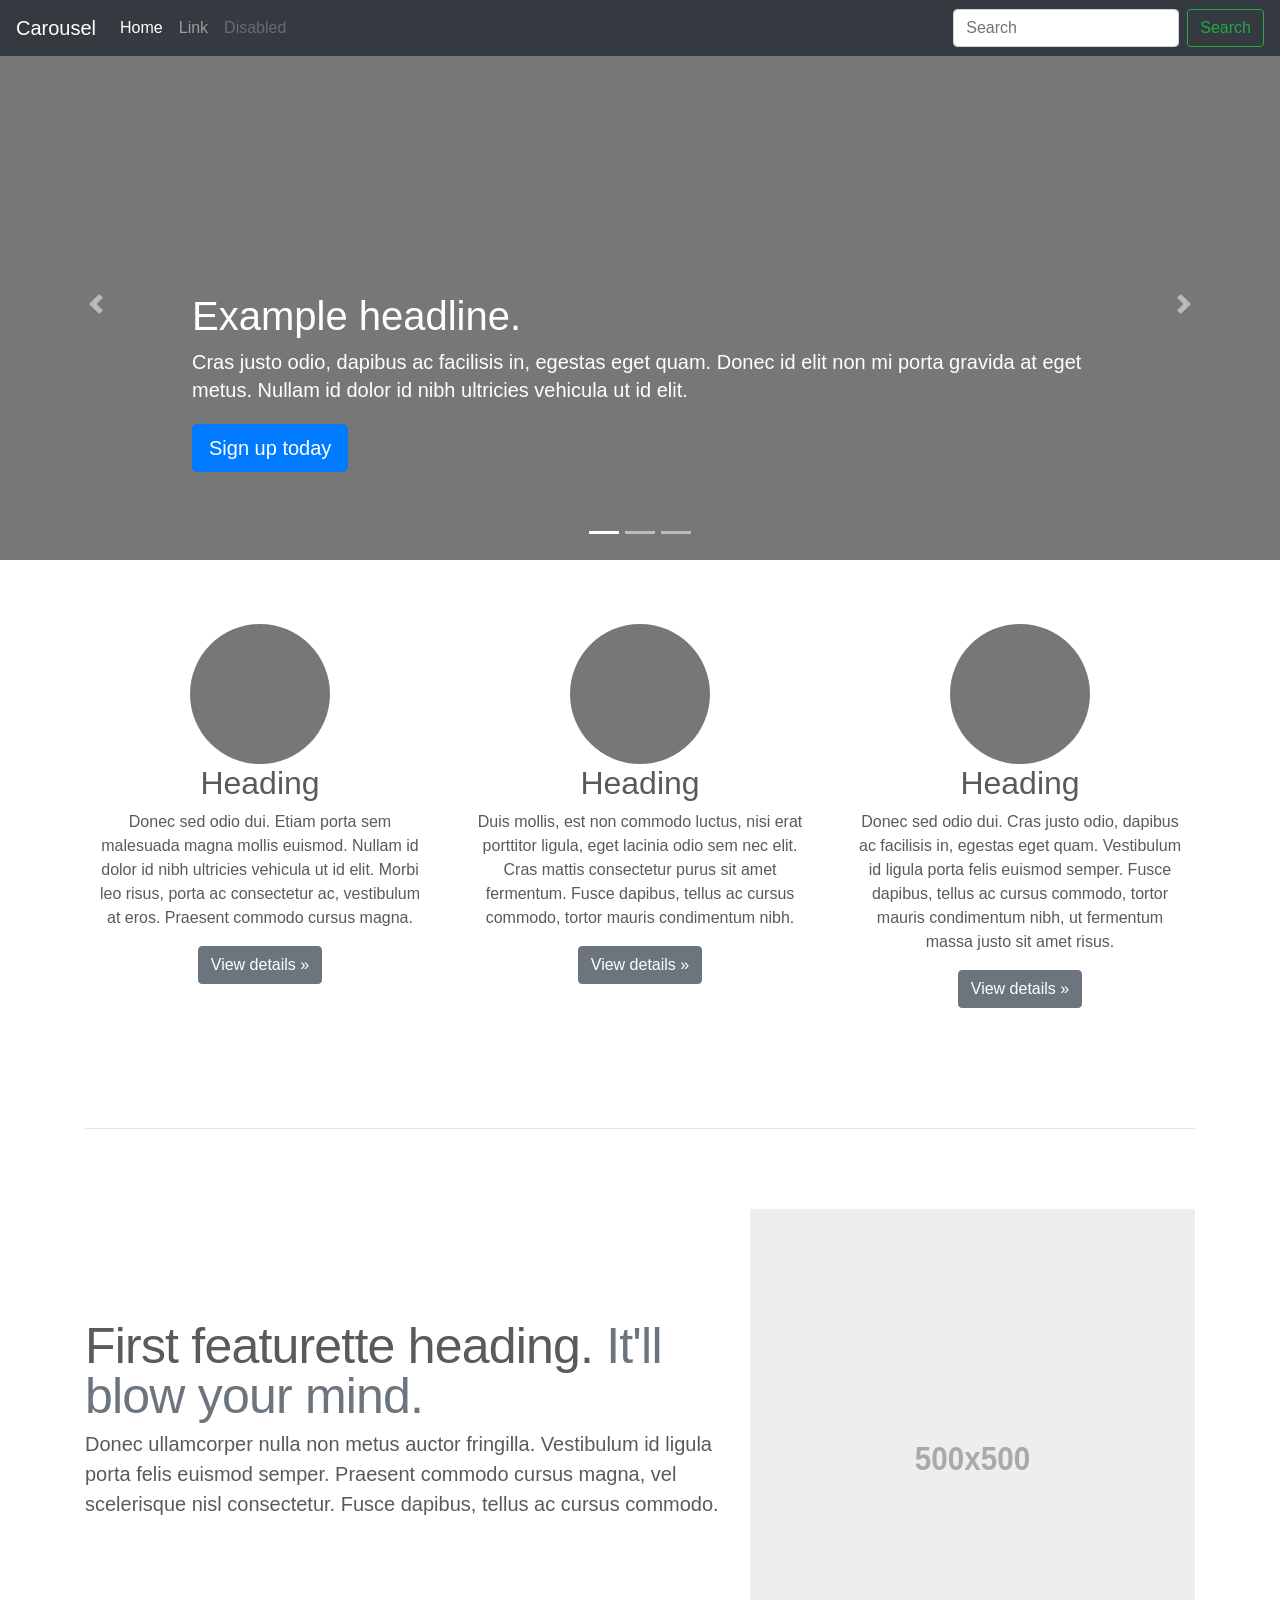
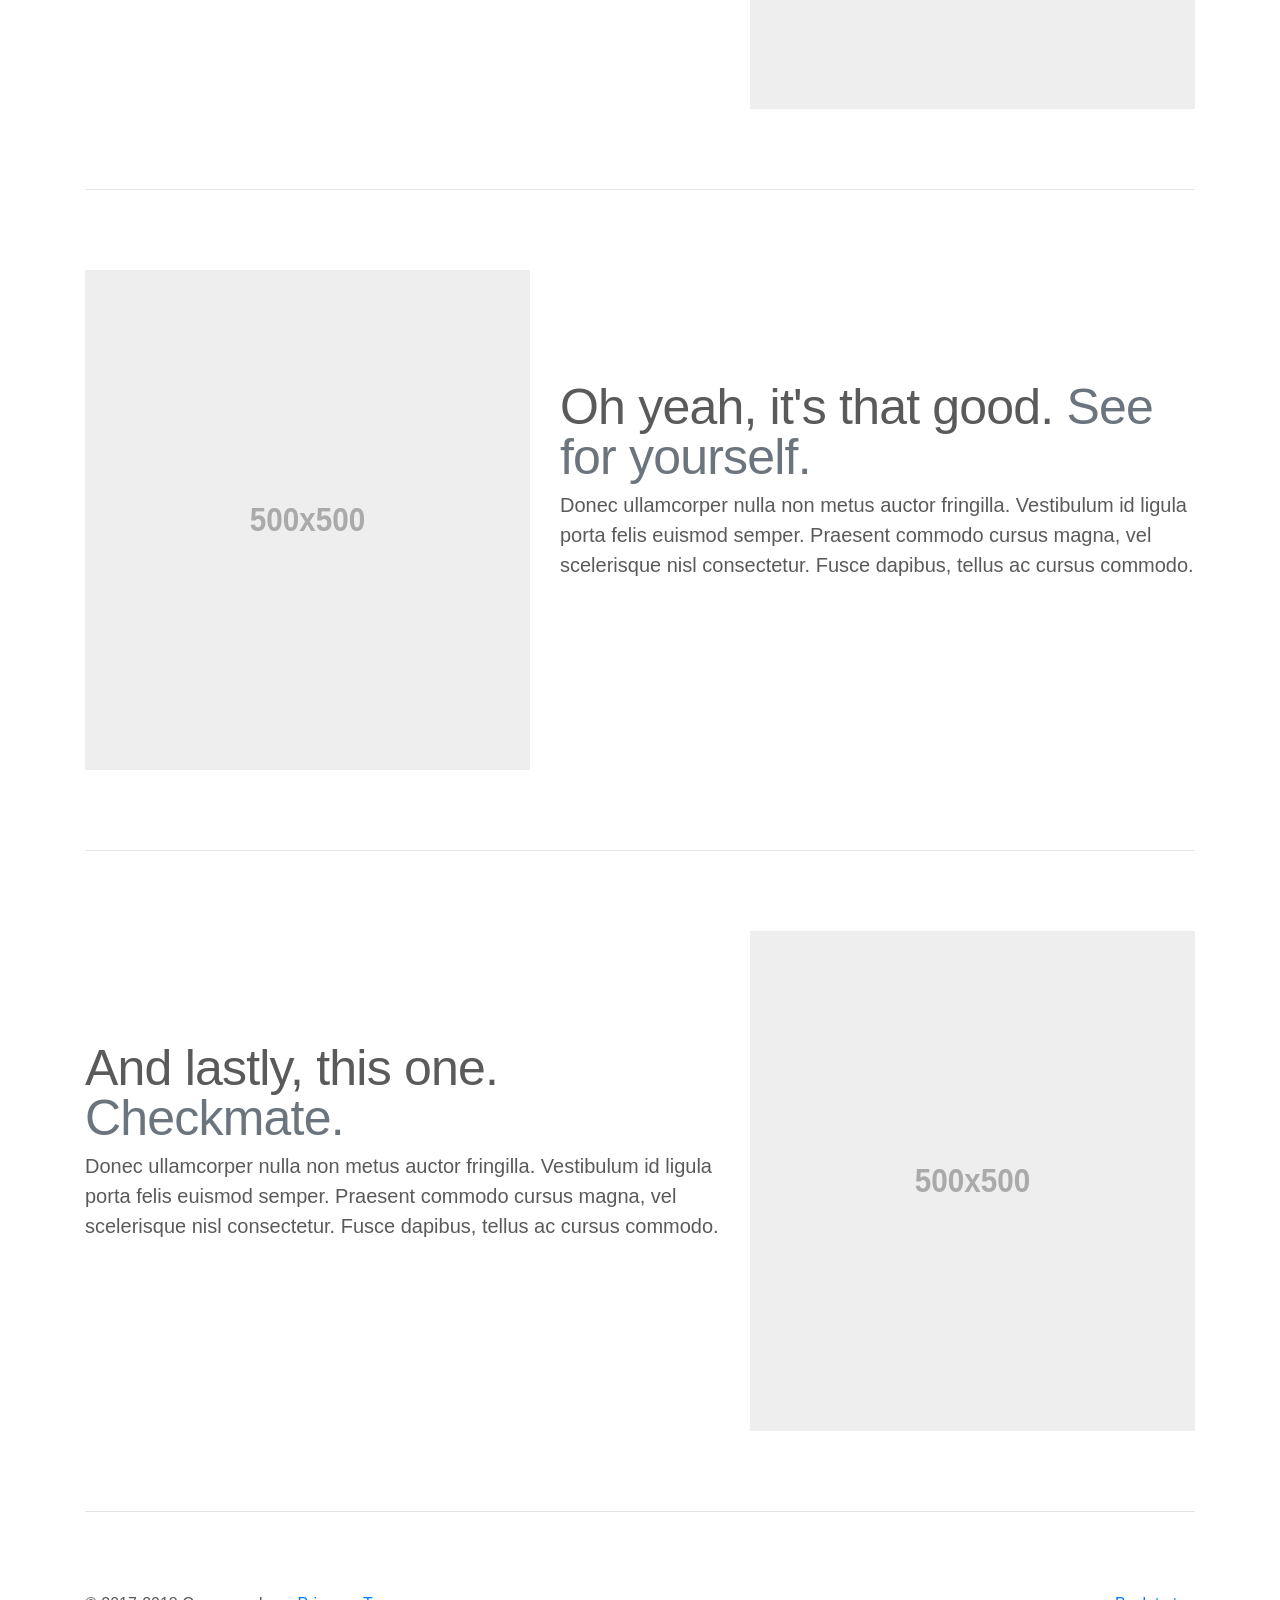
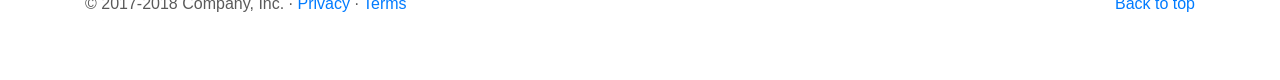
<file: lib/bootstrap/docs/4.0/examples/carousel/index.html>
<!doctype html>
<html lang="en">
  <head>
    <meta charset="utf-8">
    <meta name="viewport" content="width=device-width, initial-scale=1, shrink-to-fit=no">
    <meta name="description" content="">
    <meta name="author" content="">
    <link rel="icon" href="../../../../favicon.ico">

    <title>Carousel Template for Bootstrap</title>

    <!-- Bootstrap core CSS -->
    <link href="../../../../dist/css/bootstrap.min.css" rel="stylesheet">

    <!-- Custom styles for this template -->
    <link href="carousel.css" rel="stylesheet">
  </head>
  <body>

    <header>
      <nav class="navbar navbar-expand-md navbar-dark fixed-top bg-dark">
        <a class="navbar-brand" href="#">Carousel</a>
        <button class="navbar-toggler" type="button" data-toggle="collapse" data-target="#navbarCollapse" aria-controls="navbarCollapse" aria-expanded="false" aria-label="Toggle navigation">
          <span class="navbar-toggler-icon"></span>
        </button>
        <div class="collapse navbar-collapse" id="navbarCollapse">
          <ul class="navbar-nav mr-auto">
            <li class="nav-item active">
              <a class="nav-link" href="#">Home <span class="sr-only">(current)</span></a>
            </li>
            <li class="nav-item">
              <a class="nav-link" href="#">Link</a>
            </li>
            <li class="nav-item">
              <a class="nav-link disabled" href="#">Disabled</a>
            </li>
          </ul>
          <form class="form-inline mt-2 mt-md-0">
            <input class="form-control mr-sm-2" type="text" placeholder="Search" aria-label="Search">
            <button class="btn btn-outline-success my-2 my-sm-0" type="submit">Search</button>
          </form>
        </div>
      </nav>
    </header>

    <main role="main">

      <div id="myCarousel" class="carousel slide" data-ride="carousel">
        <ol class="carousel-indicators">
          <li data-target="#myCarousel" data-slide-to="0" class="active"></li>
          <li data-target="#myCarousel" data-slide-to="1"></li>
          <li data-target="#myCarousel" data-slide-to="2"></li>
        </ol>
        <div class="carousel-inner">
          <div class="carousel-item active">
            <img class="first-slide" src="[data-uri]" alt="First slide">
            <div class="container">
              <div class="carousel-caption text-left">
                <h1>Example headline.</h1>
                <p>Cras justo odio, dapibus ac facilisis in, egestas eget quam. Donec id elit non mi porta gravida at eget metus. Nullam id dolor id nibh ultricies vehicula ut id elit.</p>
                <p><a class="btn btn-lg btn-primary" href="#" role="button">Sign up today</a></p>
              </div>
            </div>
          </div>
          <div class="carousel-item">
            <img class="second-slide" src="[data-uri]" alt="Second slide">
            <div class="container">
              <div class="carousel-caption">
                <h1>Another example headline.</h1>
                <p>Cras justo odio, dapibus ac facilisis in, egestas eget quam. Donec id elit non mi porta gravida at eget metus. Nullam id dolor id nibh ultricies vehicula ut id elit.</p>
                <p><a class="btn btn-lg btn-primary" href="#" role="button">Learn more</a></p>
              </div>
            </div>
          </div>
          <div class="carousel-item">
            <img class="third-slide" src="[data-uri]" alt="Third slide">
            <div class="container">
              <div class="carousel-caption text-right">
                <h1>One more for good measure.</h1>
                <p>Cras justo odio, dapibus ac facilisis in, egestas eget quam. Donec id elit non mi porta gravida at eget metus. Nullam id dolor id nibh ultricies vehicula ut id elit.</p>
                <p><a class="btn btn-lg btn-primary" href="#" role="button">Browse gallery</a></p>
              </div>
            </div>
          </div>
        </div>
        <a class="carousel-control-prev" href="#myCarousel" role="button" data-slide="prev">
          <span class="carousel-control-prev-icon" aria-hidden="true"></span>
          <span class="sr-only">Previous</span>
        </a>
        <a class="carousel-control-next" href="#myCarousel" role="button" data-slide="next">
          <span class="carousel-control-next-icon" aria-hidden="true"></span>
          <span class="sr-only">Next</span>
        </a>
      </div>


      <!-- Marketing messaging and featurettes
      ================================================== -->
      <!-- Wrap the rest of the page in another container to center all the content. -->

      <div class="container marketing">

        <!-- Three columns of text below the carousel -->
        <div class="row">
          <div class="col-lg-4">
            <img class="rounded-circle" src="[data-uri]" alt="Generic placeholder image" width="140" height="140">
            <h2>Heading</h2>
            <p>Donec sed odio dui. Etiam porta sem malesuada magna mollis euismod. Nullam id dolor id nibh ultricies vehicula ut id elit. Morbi leo risus, porta ac consectetur ac, vestibulum at eros. Praesent commodo cursus magna.</p>
            <p><a class="btn btn-secondary" href="#" role="button">View details &raquo;</a></p>
          </div><!-- /.col-lg-4 -->
          <div class="col-lg-4">
            <img class="rounded-circle" src="[data-uri]" alt="Generic placeholder image" width="140" height="140">
            <h2>Heading</h2>
            <p>Duis mollis, est non commodo luctus, nisi erat porttitor ligula, eget lacinia odio sem nec elit. Cras mattis consectetur purus sit amet fermentum. Fusce dapibus, tellus ac cursus commodo, tortor mauris condimentum nibh.</p>
            <p><a class="btn btn-secondary" href="#" role="button">View details &raquo;</a></p>
          </div><!-- /.col-lg-4 -->
          <div class="col-lg-4">
            <img class="rounded-circle" src="[data-uri]" alt="Generic placeholder image" width="140" height="140">
            <h2>Heading</h2>
            <p>Donec sed odio dui. Cras justo odio, dapibus ac facilisis in, egestas eget quam. Vestibulum id ligula porta felis euismod semper. Fusce dapibus, tellus ac cursus commodo, tortor mauris condimentum nibh, ut fermentum massa justo sit amet risus.</p>
            <p><a class="btn btn-secondary" href="#" role="button">View details &raquo;</a></p>
          </div><!-- /.col-lg-4 -->
        </div><!-- /.row -->


        <!-- START THE FEATURETTES -->

        <hr class="featurette-divider">

        <div class="row featurette">
          <div class="col-md-7">
            <h2 class="featurette-heading">First featurette heading. <span class="text-muted">It'll blow your mind.</span></h2>
            <p class="lead">Donec ullamcorper nulla non metus auctor fringilla. Vestibulum id ligula porta felis euismod semper. Praesent commodo cursus magna, vel scelerisque nisl consectetur. Fusce dapibus, tellus ac cursus commodo.</p>
          </div>
          <div class="col-md-5">
            <img class="featurette-image img-fluid mx-auto" data-src="holder.js/500x500/auto" alt="Generic placeholder image">
          </div>
        </div>

        <hr class="featurette-divider">

        <div class="row featurette">
          <div class="col-md-7 order-md-2">
            <h2 class="featurette-heading">Oh yeah, it's that good. <span class="text-muted">See for yourself.</span></h2>
            <p class="lead">Donec ullamcorper nulla non metus auctor fringilla. Vestibulum id ligula porta felis euismod semper. Praesent commodo cursus magna, vel scelerisque nisl consectetur. Fusce dapibus, tellus ac cursus commodo.</p>
          </div>
          <div class="col-md-5 order-md-1">
            <img class="featurette-image img-fluid mx-auto" data-src="holder.js/500x500/auto" alt="Generic placeholder image">
          </div>
        </div>

        <hr class="featurette-divider">

        <div class="row featurette">
          <div class="col-md-7">
            <h2 class="featurette-heading">And lastly, this one. <span class="text-muted">Checkmate.</span></h2>
            <p class="lead">Donec ullamcorper nulla non metus auctor fringilla. Vestibulum id ligula porta felis euismod semper. Praesent commodo cursus magna, vel scelerisque nisl consectetur. Fusce dapibus, tellus ac cursus commodo.</p>
          </div>
          <div class="col-md-5">
            <img class="featurette-image img-fluid mx-auto" data-src="holder.js/500x500/auto" alt="Generic placeholder image">
          </div>
        </div>

        <hr class="featurette-divider">

        <!-- /END THE FEATURETTES -->

      </div><!-- /.container -->


      <!-- FOOTER -->
      <footer class="container">
        <p class="float-right"><a href="#">Back to top</a></p>
        <p>&copy; 2017-2018 Company, Inc. &middot; <a href="#">Privacy</a> &middot; <a href="#">Terms</a></p>
      </footer>
    </main>

    <!-- Bootstrap core JavaScript
    ================================================== -->
    <!-- Placed at the end of the document so the pages load faster -->
    <script src="https://code.jquery.com/jquery-3.2.1.slim.min.js" integrity="sha384-KJ3o2DKtIkvYIK3UENzmM7KCkRr/rE9/Qpg6aAZGJwFDMVNA/GpGFF93hXpG5KkN" crossorigin="anonymous"></script>
    <script>window.jQuery || document.write('<script src="../../../../assets/js/vendor/jquery-slim.min.js"><\/script>')</script>
    <script src="../../../../assets/js/vendor/popper.min.js"></script>
    <script src="../../../../dist/js/bootstrap.min.js"></script>
    <!-- Just to make our placeholder images work. Don't actually copy the next line! -->
    <script src="../../../../assets/js/vendor/holder.min.js"></script>
  </body>
</html>
</file>
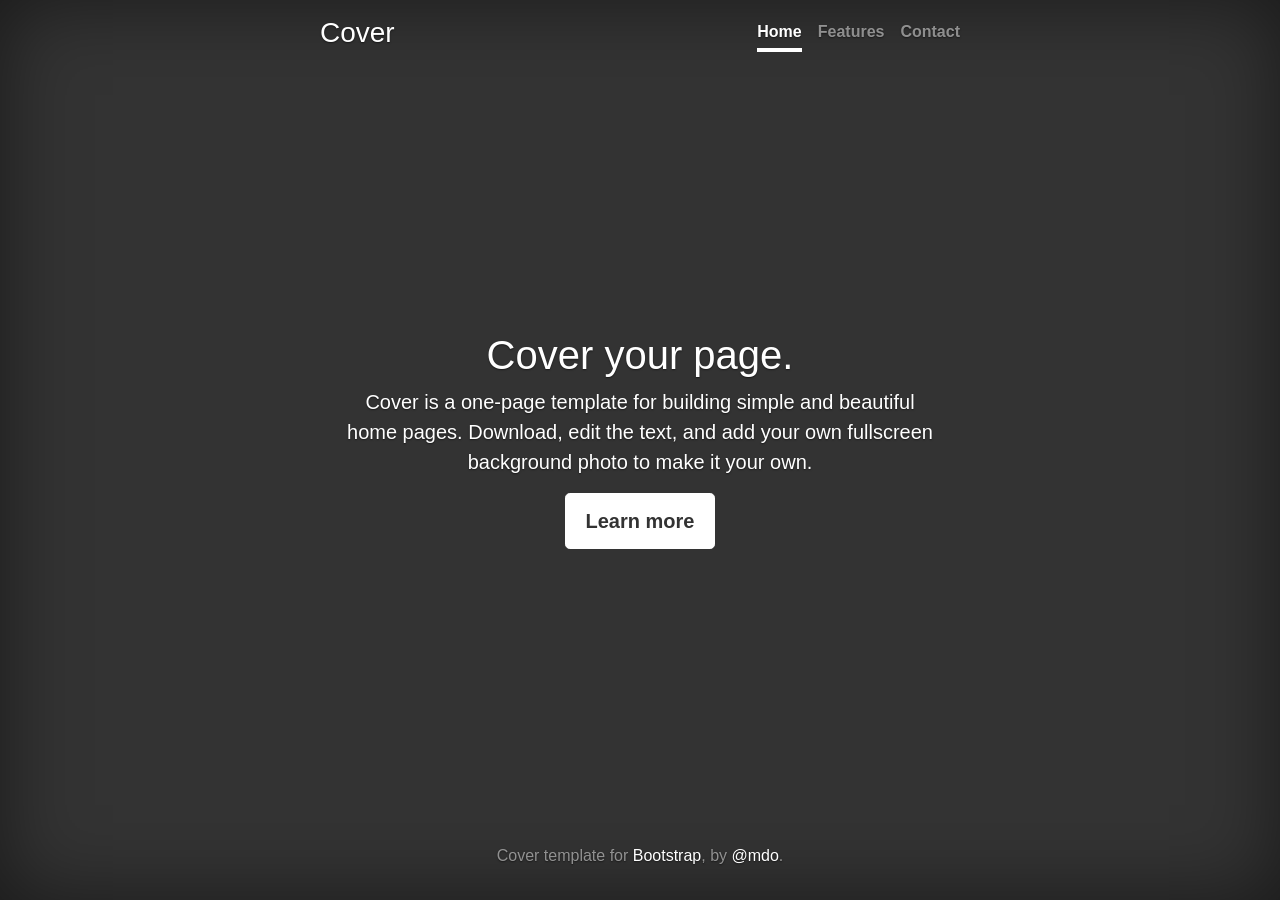
<file: lib/bootstrap/docs/4.0/examples/cover/index.html>
<!doctype html>
<html lang="en">
  <head>
    <meta charset="utf-8">
    <meta name="viewport" content="width=device-width, initial-scale=1, shrink-to-fit=no">
    <meta name="description" content="">
    <meta name="author" content="">
    <link rel="icon" href="../../../../favicon.ico">

    <title>Cover Template for Bootstrap</title>

    <!-- Bootstrap core CSS -->
    <link href="../../../../dist/css/bootstrap.min.css" rel="stylesheet">

    <!-- Custom styles for this template -->
    <link href="cover.css" rel="stylesheet">
  </head>

  <body class="text-center">

    <div class="cover-container d-flex h-100 p-3 mx-auto flex-column">
      <header class="masthead mb-auto">
        <div class="inner">
          <h3 class="masthead-brand">Cover</h3>
          <nav class="nav nav-masthead justify-content-center">
            <a class="nav-link active" href="#">Home</a>
            <a class="nav-link" href="#">Features</a>
            <a class="nav-link" href="#">Contact</a>
          </nav>
        </div>
      </header>

      <main role="main" class="inner cover">
        <h1 class="cover-heading">Cover your page.</h1>
        <p class="lead">Cover is a one-page template for building simple and beautiful home pages. Download, edit the text, and add your own fullscreen background photo to make it your own.</p>
        <p class="lead">
          <a href="#" class="btn btn-lg btn-secondary">Learn more</a>
        </p>
      </main>

      <footer class="mastfoot mt-auto">
        <div class="inner">
          <p>Cover template for <a href="https://getbootstrap.com/">Bootstrap</a>, by <a href="https://twitter.com/mdo">@mdo</a>.</p>
        </div>
      </footer>
    </div>


    <!-- Bootstrap core JavaScript
    ================================================== -->
    <!-- Placed at the end of the document so the pages load faster -->
    <script src="https://code.jquery.com/jquery-3.2.1.slim.min.js" integrity="sha384-KJ3o2DKtIkvYIK3UENzmM7KCkRr/rE9/Qpg6aAZGJwFDMVNA/GpGFF93hXpG5KkN" crossorigin="anonymous"></script>
    <script>window.jQuery || document.write('<script src="../../../../assets/js/vendor/jquery-slim.min.js"><\/script>')</script>
    <script src="../../../../assets/js/vendor/popper.min.js"></script>
    <script src="../../../../dist/js/bootstrap.min.js"></script>
  </body>
</html>
</file>
<file: css/mystyle.css>
@font-face {
  font-family: 'Montserrat';
  src: url("../fonts/monrserrat-bold/Montserrat-Bold.eot");
  src: url("../fonts/monrserrat-bold/Montserrat-Bold.eot?#iefix") format("embedded-opentype"), url("../fonts/monrserrat-bold/Montserrat-Bold.woff2") format("woff2"), url("../fonts/monrserrat-bold/Montserrat-Bold.woff") format("woff"), url("../fonts/monrserrat-bold/Montserrat-Bold.ttf") format("truetype"), url("../fonts/monrserrat-bold/Montserrat-Bold.svg#Montserrat-Bold") format("svg");
  font-weight: bold;
  font-style: normal;
}
@font-face {
  font-family: 'Lato';
  src: url("../fonts/lato-regular/Lato-Regular.woff2") format("woff2"), url("../fonts/lato-regular/Lato-Regular.woff") format("woff");
  font-weight: normal;
  font-style: normal;
}
@font-face {
  font-family: 'Lato';
  src: url("../fonts/lato-bold/Lato-Bold.eot");
  src: url("../fonts/lato-bold/Lato-Bold.eot?#iefix") format("embedded-opentype"), url("../fonts/lato-bold/Lato-Bold.woff2") format("woff2"), url("../fonts/lato-bold/Lato-Bold.woff") format("woff"), url("../fonts/lato-bold/Lato-Bold.ttf") format("truetype"), url("../fonts/lato-bold/Lato-Bold.svg#Lato-Bold") format("svg");
  font-weight: bold;
  font-style: normal;
}
@font-face {
  font-family: 'Montserrat';
  src: url("../fonts/monrserrat-semibold/Montserrat-SemiBold.eot");
  src: url("../fonts/monrserrat-semibold/Montserrat-SemiBold.eot?#iefix") format("embedded-opentype"), url("../fonts/monrserrat-semibold/Montserrat-SemiBold.woff2") format("woff2"), url("../fonts/monrserrat-semibold/Montserrat-SemiBold.woff") format("woff"), url("../fonts/monrserrat-semibold/Montserrat-SemiBold.ttf") format("truetype"), url("../fonts/monrserrat-semibold/Montserrat-SemiBold.svg#Montserrat-SemiBold") format("svg");
  font-weight: 600;
  font-style: normal;
}
body {
  font-family: "Lato", "Montserrat", "Roboto", "Helvetica Neue", Arial, sans-serif, "Apple Color Emoji", "Segoe UI Emoji", "Segoe UI Symbol";
}

html {
  font-size: 100%;
}

@media (min-width: 1400px) {
  .container {
    max-width: 1230px;
  }
}
.inner {
  display: flex;
  flex-wrap: wrap;
  justify-content: space-between;
}

.logo {
  position: relative;
  margin-bottom: -25px;
}
.logo a {
  display: inline-block;
  position: relative;
  padding-top: 18px;
  padding-bottom: 18px;
  margin-right: -20px;
}
.logo a img {
  max-width: 100%;
  height: auto;
}
.logo:before, .logo:after {
  content: '';
  position: absolute;
  width: 999px;
  height: 100%;
  border-radius: 10px;
  transform: skew(-37deg, 0deg);
  -moz-transform: skew(-37deg, 0deg);
  -webkit-transform: skew(-37deg, 0deg);
  -o-transform: skew(-37deg, 0deg);
  -ms-transform: skew(-37deg, 0deg);
}
.logo:before {
  top: 0;
  right: -65px;
  background-color: white;
}
.logo:after {
  bottom: -4px;
  right: -68px;
  background-color: transparent;
  border-bottom: 4px solid rgba(0, 0, 0, 0.3);
  border-right: 15px solid rgba(0, 0, 0, 0.3);
  z-index: -1;
}

.link-panel {
  display: none;
}

#main-menu {
  position: relative;
}
#main-menu .nav-menu {
  display: flex;
  list-style: none;
  padding-left: 0;
  margin-bottom: 0;
  margin-top: 30px;
  position: relative;
}
#main-menu .nav-menu li {
  position: relative;
  cursor: pointer;
  transition: all .3s ease-in-out;
}
#main-menu .nav-menu li a {
  font-family: 'Montserrat';
  font-weight: bold;
  line-height: normal;
  display: block;
  font-size: 1.4375rem;
  text-transform: uppercase;
  text-decoration: none;
  color: #ffffff;
  padding: 0 36px;
  transition: all .3s ease-in-out;
}
#main-menu .nav-menu li:after {
  content: '';
  width: 1px;
  height: 100%;
  background-color: #135fab;
  position: absolute;
  top: 0;
  right: -1px;
}
#main-menu .nav-menu li:hover a {
  color: #1f78d1;
}
#main-menu .nav-menu li.active > a {
  color: #1f78d1;
}
#main-menu .nav-menu li:last-child a {
  padding-right: 0;
}
#main-menu .nav-menu li:last-child:after {
  width: 0;
}
#main-menu .nav-menu li.dropdown > a:after {
  content: '\f0d7';
  font-family: 'Font Awesome 5 Free';
  font-weight: 900;
  font-size: 20px;
  color: #ffffff;
  padding-left: 7px;
  transition: all .3s ease-in-out;
}
#main-menu .nav-menu li.dropdown:hover a:after {
  color: #1f78d1;
}
#main-menu .nav-menu li.dropdown:hover .sub-menu {
  display: block;
}
#main-menu .nav-menu li.dropdown .sub-menu {
  position: absolute;
  left: 0;
  list-style: none;
  z-index: 1;
  width: 440px;
  padding-left: 0;
  padding-top: 20px;
  display: none;
}
#main-menu .nav-menu li.dropdown .sub-menu li {
  background-color: #135fab;
  border-bottom: 2px solid #3a8cde;
  padding: 15px 0;
}
#main-menu .nav-menu li.dropdown .sub-menu li a {
  font-weight: 600;
  color: #ffffff;
}
#main-menu .nav-menu li.dropdown .sub-menu li:after {
  width: 0;
}
#main-menu .nav-menu li.dropdown .sub-menu li:hover {
  background-color: #1b6cbd;
}
#main-menu .nav-menu li.dropdown .sub-menu li.active {
  background-color: #1b6cbd;
}
#main-menu .nav-menu li.dropdown .sub-menu li.active a {
  color: #ffffff;
}
#main-menu .nav-menu li.dropdown .sub-menu li:last-child {
  border-bottom: 0;
}
#main-menu .tab-menu {
  display: flex;
  flex-wrap: wrap;
  justify-content: flex-end;
  position: absolute;
  bottom: -17px;
  right: 7px;
}
#main-menu .tab-menu a {
  display: inline-block;
  font-size: 1.375rem;
  line-height: normal;
  color: #fff;
  padding: 7px 22px 11px;
  margin: 0 6px;
  text-transform: capitalize;
  text-decoration: none;
  position: relative;
  transition: all .3s ease-in-out;
}
#main-menu .tab-menu a:before {
  content: '';
  width: 100%;
  height: 100%;
  top: 0;
  left: 0;
  position: absolute;
  background-color: #b50000;
  transform: skew(-35deg, 0deg);
  -moz-transform: skew(-35deg, 0deg);
  -webkit-transform: skew(-35deg, 0deg);
  -o-transform: skew(-35deg, 0deg);
  -ms-transform: skew(-35deg, 0deg);
  border-radius: 5px;
  border: 1px solid #b50000;
  z-index: -1;
  transition: all .3s ease-in-out;
}
#main-menu .tab-menu a:hover {
  color: #b50000;
}
#main-menu .tab-menu a:hover:before {
  background-color: #ffffff;
}

#header {
  position: relative;
  overflow: hidden;
}

.header-top {
  background-color: #181818;
  border-top: 4px solid #135fab;
  position: relative;
  left: 0;
  right: 0;
  top: 0;
  z-index: 999;
  visibility: visible;
}

.header-top.fixed {
  position: fixed;
}

.header-banner {
  position: relative;
}
.header-banner .flexslider {
  margin-bottom: 0;
  border: 0;
}
.header-banner .flexslider .flex-direction-nav {
  display: none;
}
.header-banner img {
  max-width: 100%;
  height: auto;
}

.intro-slider {
  position: absolute;
  left: 0;
  right: 0;
  bottom: 85px;
  text-align: center;
  z-index: 3;
}

.intro-slider__text {
  display: inline-block;
  position: relative;
  padding-bottom: 5px;
}
.intro-slider__text h2 {
  font-size: 3.4375rem;
  line-height: normal;
  color: #ffffff;
  text-transform: uppercase;
  font-family: 'Montserrat';
  font-weight: bold;
  margin-bottom: 0;
  text-shadow: 0px 0px 10px rgba(0, 0, 0, 0.7);
}
.intro-slider__text:before, .intro-slider__text:after {
  content: '';
  width: 22.3%;
  height: 38px;
  border: 9px solid #ffffff;
  left: 50%;
  transform: translateX(-50%);
  -ms-transform: translateX(-50%);
  -webkit-transform: translateX(-50%);
  position: absolute;
}
.intro-slider__text:before {
  bottom: 100%;
  border-bottom: 0;
}
.intro-slider__text:after {
  top: 100%;
  border-top: 0;
}

.content-site h1 {
  font-size: 2.5rem;
  font-family: 'Montserrat';
  font-weight: bold;
  text-transform: uppercase;
  color: #135fab;
  position: relative;
}
.content-site h2 {
  font-size: 1.75rem;
  text-transform: uppercase;
  font-family: 'Montserrat';
  color: #1a1a1a;
  font-weight: bold;
  line-height: 1.4;
  position: relative;
}
.content-site h3 {
  font-size: 1.4375rem;
  color: #135fab;
  text-transform: uppercase;
  font-weight: bold;
  position: relative;
}
.content-site h4 {
  font-size: 1.25rem;
  color: #135fab;
  font-family: 'Montserrat';
  line-height: 1.4;
  font-weight: bold;
}
.content-site p {
  font-size: 1.0625rem;
  color: #1a1a1a;
  position: relative;
}
.content-site a {
  text-decoration: none;
}
.content-site ul li {
  font-size: 1.0625rem;
  color: #1a1a1a;
}
.content-site h6 {
  font-size: 1.0625rem;
  color: #135fab;
  font-weight: bold;
}

.fundding__intro {
  margin-top: 25px;
}
.fundding__intro h2 {
  margin-bottom: 12px;
}
.fundding__intro h4 {
  margin-bottom: 25px;
}

.photo img {
  max-width: 100%;
  height: auto;
}

.fundding__img {
  text-align: center;
}

.fundding__tab {
  position: relative;
  margin-left: -80px;
}

.fundding__service {
  position: relative;
  margin: 30px 0 40px;
}
.fundding__service .funding__icon {
  width: 100px;
  height: 100px;
  border: 4px solid #ffffff;
  display: flex;
  justify-content: center;
  align-items: center;
  position: absolute;
  top: 0;
  left: 0;
}
.fundding__service .funding__content {
  margin-left: 120px;
}
.fundding__service .grey {
  background-color: #707070;
}
.fundding__service .blue {
  background-color: #1793cf;
}

.fundding__service:last-child {
  margin-bottom: 0;
}

.funding {
  position: relative;
  padding-top: 88px;
  padding-bottom: 30px;
  overflow: hidden;
}

.paralax {
  position: relative;
  overflow: hidden;
}
.paralax .parallax-bg {
  background-image: url("../images/parallax.jpg");
  background-size: cover;
  background-repeat: no-repeat;
  height: 223px;
  background-attachment: fixed;
  position: relative;
  overflow: hidden;
}
.paralax .parallax-bg:before, .paralax .parallax-bg:after {
  content: '';
  position: absolute;
  top: 0;
  height: 100%;
  transform: skew(-35deg, 0deg);
  -moz-transform: skew(-35deg, 0deg);
  -webkit-transform: skew(-35deg, 0deg);
  -o-transform: skew(-35deg, 0deg);
  -ms-transform: skew(-35deg, 0deg);
  background-color: rgba(255, 255, 255, 0.25);
}
.paralax .parallax-bg:before {
  width: 1.7%;
  left: 10%;
}
.paralax .parallax-bg:after {
  width: 18%;
  left: 12.5%;
}

.parallax-franchisee {
  text-align: center;
  margin-bottom: -18px;
  margin-top: 10px;
}
.parallax-franchisee .parallax-btn a {
  background-color: #b50000;
  padding: 13px 47px 15px;
  z-index: 1;
}
.parallax-franchisee .parallax-btn a:before, .parallax-franchisee .parallax-btn a:after {
  content: '';
  bottom: 4px;
  right: 4px;
  position: absolute;
}
.parallax-franchisee .parallax-btn a:before {
  top: 4px;
  left: 4px;
  border: 1px solid #ffffff;
}
.parallax-franchisee .parallax-btn a:after {
  width: 0;
  height: 0;
  border-bottom: 11px solid #ffffff;
  border-left: 11px solid transparent;
  bottom: 4px;
  right: 4px;
}

.btn-site a {
  display: inline-block;
  position: relative;
  line-height: normal;
  font-size: 1.375rem;
  color: #ffffff;
  text-transform: capitalize;
  text-decoration: none;
  transition: all .3s ease-in-out;
}

.sponsorship-row .content-site h2 {
  color: #135fab;
  position: relative;
  padding-bottom: 50px;
}
.sponsorship-row .content-site h2:after {
  content: '';
  width: 358px;
  height: 49px;
  max-width: 100%;
  background-repeat: no-repeat;
  background-size: cover;
  background-position-x: center;
  background-image: url("../images/bg-title.svg");
  position: absolute;
  bottom: 0;
  left: 50%;
  transform: translateX(-50%);
  -ms-transform: translateX(-50%);
  -webkit-transform: translateX(-50%);
}
.sponsorship-row .content-site h3 {
  font-size: 1.125rem;
  padding-left: 33px;
  position: relative;
}
.sponsorship-row .content-site h3:before {
  content: '';
  position: absolute;
  left: 0;
  top: 5px;
  background-color: #08579e;
  width: 8px;
  height: 8px;
  border-radius: 100%;
}

.sponsorship__title, .business__title {
  text-align: center;
  margin-bottom: 35px;
}

.sponsorship__content {
  display: flex;
  flex-wrap: wrap;
  position: relative;
  overflow: hidden;
  margin-bottom: 40px;
}
.sponsorship__content .sponsorship__img {
  width: 34%;
}
.sponsorship__content .sponsorship__description {
  width: 66%;
  padding-left: 20px;
  padding-right: 20px;
  position: relative;
}
.sponsorship__content .sponsorship__description span {
  font-weight: bold;
  font-size: 1.375rem;
  color: #000000;
  display: inline-block;
  position: relative;
  margin-bottom: 17px;
  padding-right: 20px;
}
.sponsorship__content .sponsorship__description span:after {
  content: '';
  width: 999px;
  height: 3px;
  background-color: #565656;
  position: absolute;
  top: 20px;
  left: 100%;
}
.sponsorship__content .sponsorship__description:after {
  content: '';
  position: absolute;
  bottom: 0;
  border-bottom: 3px solid #565656;
  border-right: 3px solid #565656;
  right: 0;
  top: 20px;
  left: -120px;
  pointer-events: none;
}

.sponsorship__excerpt.content-site p {
  margin-bottom: 5px;
}

.sponsorship__excerpt.content-site p:last-child {
  margin-bottom: 0;
}

.sponsorship__excerpt.content-site a {
  color: #08579e;
}

.sponsorship__excerpt {
  text-align: center;
  padding: 22px 10px;
  background-color: #ffffff;
  background-repeat: no-repeat;
  background-size: 100% 100%;
  background-image: url("../images/bg-excerpt.png");
}

.sponsorship {
  position: relative;
  background-color: #efefef;
  padding: 65px 0;
}

.business-row .content-site h2 {
  color: #1793cf;
  line-height: 1.2;
}
.business-row .content-site p {
  color: #efefef;
  margin-bottom: 0;
}

.business__content {
  display: flex;
  flex-wrap: wrap;
  align-items: center;
}
.business__content .business__collum {
  width: 33.33%;
  position: relative;
}
.business__content .business__collum:first-child {
  padding-left: 7px;
  padding-top: 7px;
  margin-bottom: 20px;
}
.business__content .business__collum:first-child .business__description {
  background-color: rgba(23, 147, 207, 0.7);
  padding: 30px;
  margin-right: -20px;
  z-index: 1;
  position: relative;
}
.business__content .business__collum:first-child:before {
  content: '';
  width: 44px;
  height: 44px;
  border: 2px solid #1793cf;
  border-right: 0;
  border-bottom: 0;
  position: absolute;
  top: 0;
  left: 0;
}
.business__content .business__collum:last-child {
  margin-bottom: 20px;
}
.business__content .business__collum:last-child .business__description {
  margin-left: -35px;
  position: relative;
  z-index: 1;
}
.business__content .business__collum:last-child .business__description:before {
  content: '';
  position: absolute;
  border: 2px solid #1793cf;
  top: -26px;
  left: -26px;
  bottom: -26px;
  width: 50%;
}
.business__content .business__collum:last-child .business__description .business__box {
  background-color: #181818;
  padding: 37px 30px;
  position: relative;
}

.business__img {
  text-align: center;
  margin-bottom: -35px;
}

.business {
  background-color: #181818;
  padding-top: 65px;
  position: relative;
}

.call-f {
  background-color: #135fab;
  padding-top: 60px;
  padding-bottom: 5px;
}

.call-f-description {
  text-align: center;
}
.call-f-description a, .call-f-description p {
  color: #ffff;
}

.call-f-description.content-site p, .call-f-description.content-site a {
  font-weight: bold;
}

.footer__content {
  text-align: center;
}
.footer__content .footer__btn {
  margin-bottom: 20px;
}
.footer__content .footer__btn a {
  padding: 7px 27px 11px;
  margin: 0 18px;
}
.footer__content .footer__btn a:before {
  content: '';
  width: 100%;
  height: 100%;
  top: 0;
  left: 0;
  position: absolute;
  background-color: #b50000;
  transform: skew(-35deg, 0deg);
  -moz-transform: skew(-35deg, 0deg);
  -webkit-transform: skew(-35deg, 0deg);
  -o-transform: skew(-35deg, 0deg);
  -ms-transform: skew(-35deg, 0deg);
  border-radius: 5px;
  border: 1px solid #b50000;
  z-index: -1;
  transition: all .3s ease-in-out;
}
.footer__content .footer__btn a:hover {
  color: #b50000;
}
.footer__content .footer__btn a:hover:before {
  background-color: #ffffff;
}
.footer__content .footer__btn:before, .footer__content .footer__btn:after {
  content: '';
  clear: both;
  display: table;
}
.footer__content .footer__address p {
  font-size: 1.1875rem;
  font-weight: bold;
  font-family: 'Montserrat';
  color: #181818;
  text-transform: capitalize;
  margin-bottom: 10px;
}
.footer__content .footer__address a {
  display: block;
  line-height: normal;
  font-size: 1.3125rem;
  text-transform: uppercase;
  color: #135fab;
  font-family: 'Montserrat';
  font-weight: bold;
  text-decoration: none;
}

.footer-top {
  padding: 25px 0;
  overflow: hidden;
  position: relative;
}

.our-padding {
  padding-top: 60px;
}

.our-story__intro {
  margin-bottom: 35px;
}
.our-story__intro h1 {
  padding-left: 22px;
  margin-bottom: 15px;
  padding-bottom: 7px;
}
.our-story__intro h1:before {
  content: '';
  position: absolute;
  left: 0;
  bottom: 0;
  background-color: #135fab;
  width: 7px;
  height: 133px;
}
.our-story__intro h5 {
  font-family: 'Montserrat';
  font-weight: 600;
  font-style: italic;
  color: #135fab;
  margin-bottom: 15px;
}

.our-story__content {
  display: flex;
  flex-wrap: wrap;
  align-items: center;
  position: relative;
  margin-bottom: 50px;
  padding-bottom: 10px;
}
.our-story__content .our-story__img {
  width: 21%;
  position: relative;
  padding: 10px 0;
  background-color: #ffffff;
}
.our-story__content .our-story__description {
  width: 79%;
  padding-left: 30px;
  padding-right: 30px;
  padding-bottom: 30px;
}
.our-story__content:after {
  content: '';
  top: 15px;
  right: 0;
  bottom: 0;
  left: 100px;
  border: 3px solid #565656;
  position: absolute;
  z-index: -1;
}

.content-site .our-story__description h3 {
  font-family: 'Montserrat';
  margin-bottom: 17px;
  display: inline-block;
  padding: 0 35px;
  background-color: #ffffff;
  margin-left: -35px;
}
.content-site .our-story__description p:last-child {
  margin-bottom: 0;
}

.about-story {
  position: relative;
  background-color: #f1f1f1;
  padding: 45px 0 55px;
}

.about-story-row .content-site h3 {
  font-family: 'Montserrat';
  margin-bottom: 20px;
}

.call-f-internal {
  background-color: #135fab;
  padding: 30px 0 20px;
}
.call-f-internal .content-site h3 {
  font-family: 'Montserrat';
  font-weight: bold;
  color: #ffffff;
  margin-bottom: 15px;
}
.call-f-internal .content-site p {
  margin-bottom: 8px;
}

.our-program-row .content-site ul li, .business-story-row .content-site ul li {
  margin-bottom: 15px;
}

.our-program__quote {
  padding: 25px;
  text-align: center;
  position: relative;
  background-image: url("../images/bg-quote.png");
  background-size: 100% 100%;
  background-repeat: no-repeat;
  margin-bottom: 52px;
}
.our-program__quote p:last-child {
  margin-bottom: 0;
}

.business-owner-row .content-site h3 {
  font-family: 'Montserrat';
  font-weight: 600;
  margin-bottom: 15px;
}

.business-owner__content {
  position: relative;
  display: flex;
  flex-wrap: wrap;
  align-items: center;
  margin-bottom: 57px;
}
.business-owner__content .business-owner__img {
  width: 40%;
}
.business-owner__content .business-owner__description {
  width: 60%;
  padding-left: 45px;
  border: 3px solid #135fab;
  border-left: 0;
  border-top-right-radius: 10px;
  border-bottom-right-radius: 10px;
  padding-bottom: 30px;
  padding-top: 30px;
  padding-right: 10px;
}
.business-owner__content:before {
  content: '';
  width: 13px;
  height: 70%;
  background-color: #135fab;
  position: absolute;
  right: 100%;
  top: 50%;
  transform: translateY(-50%);
  -ms-transform: translateY(-50%);
  -webkit-transform: translateY(-50%);
}

.content-site .business-owner__description ul, .content-site .business-owner__description p:last-child {
  margin-bottom: 0;
}

.sponsor-story__content {
  display: flex;
  flex-wrap: wrap;
  margin-bottom: 40px;
}
.sponsor-story__content .sponsor-story__img {
  width: 26%;
}
.sponsor-story__content .sponsor-story__img .sponsor-story__bg {
  position: relative;
}
.sponsor-story__content .sponsor-story__img .sponsor-story__bg:after {
  content: '';
  left: -37px;
  bottom: -37px;
  top: 50%;
  right: 31px;
  background-image: url("../images/bg-sponsor.png");
  background-size: cover;
  background-repeat: no-repeat;
  position: absolute;
}
.sponsor-story__content .sponsor-story__img .sponsor-story__bf {
  position: relative;
  z-index: 1;
}
.sponsor-story__content .sponsor-story__description {
  width: 74%;
  padding-left: 50px;
}

.about-sponsor {
  position: relative;
  background-color: #f1f1f1;
  padding-top: 70px;
  padding-bottom: 55px;
}

.sponsor-story__excerpt {
  position: relative;
  border: 3px solid #135fab;
  border-radius: 10px;
  padding: 30px 40px;
  background-color: #ffffff;
}
.sponsor-story__excerpt span {
  display: inline-block;
  text-align: center;
  line-height: 23px;
  color: #ffffff;
  font-weight: bold;
  width: 24px;
  height: 24px;
  border-radius: 100%;
  background-color: #135fab;
  position: absolute;
  top: 2px;
  left: 0;
}
.sponsor-story__excerpt p {
  padding-left: 35px;
  margin-bottom: 10px;
}
.sponsor-story__excerpt p:last-child {
  margin-bottom: 0;
}

.header-logo {
  position: absolute;
  top: 0;
  left: 0;
  right: 0;
  text-align: center;
  z-index: 1;
}
.header-logo a {
  position: relative;
  display: inline-block;
}

.content-site .landing__title {
  text-align: center;
}
.content-site .landing__title h1 {
  padding-bottom: 60px;
}
.content-site .landing__title h1:after {
  content: '';
  width: 569px;
  height: 49px;
  background-image: url("../images/bg-landing.svg");
  background-size: cover;
  background-repeat: no-repeat;
  background-position-x: center;
  position: absolute;
  bottom: 0;
  left: 50%;
  transform: translateX(-50%);
  -ms-transform: translateX(-50%);
  -webkit-transform: translateX(-50%);
}

.landing-size label {
  font-size: 1.1875rem;
  font-weight: bold;
  color: #1a1a1a;
  padding: 0 13px;
  margin-bottom: 12px;
}

.equail__input {
  display: flex;
  flex-wrap: wrap;
}

.control__input {
  width: 50%;
  padding: 0 13px;
}
.control__input .wc-input {
  font-family: 'Lato';
  display: inline-block;
  position: relative;
  width: 100%;
  height: 51px;
  line-height: 100%;
  border: 1px solid #828282;
  font-size: 1.0625rem;
  color: #000000;
  padding: 0 20px;
  margin-bottom: 10px;
}

.infomation__row {
  margin-bottom: 15px;
}

@media (max-width: 1800px) {
  .logo {
    margin-bottom: -15px;
  }
  .logo a {
    padding-top: 12px;
    padding-bottom: 12px;
  }
  .logo a img {
    width: 160px;
  }

  #main-menu .nav-menu {
    margin-top: 20px;
  }

  #main-menu .nav-menu li.dropdown .sub-menu {
    width: 370px;
    padding-top: 10px;
  }

  #main-menu .nav-menu li.dropdown .sub-menu li {
    padding-top: 10px;
    padding-bottom: 10px;
  }

  #main-menu .nav-menu li a, #main-menu .tab-menu a, .btn-site a {
    font-size: 1.125rem;
  }

  #main-menu .nav-menu li.dropdown a:after {
    font-size: 16px;
  }

  #main-menu .tab-menu {
    bottom: -10px;
  }

  .intro-slider__text h2 {
    font-size: 2.5rem;
  }

  .intro-slider__text:before, .intro-slider__text:after {
    height: 25px;
    border-width: 6px;
  }

  .content-site h1 {
    font-size: 2rem;
  }
}
@media (max-width: 1399px) {
  .content-site h2 {
    font-size: 1.375rem;
  }

  .content-site h3 {
    font-size: 1.25rem;
  }

  .fundding__service .funding__icon {
    width: 75px;
    height: 75px;
  }

  .fundding__service .photo img {
    width: 40px;
    height: auto;
  }

  .fundding__service .funding__content {
    margin-left: 90px;
  }

  .fundding__service {
    margin: 25px 0 25px;
  }

  .paralax .parallax-bg {
    height: 180px;
  }

  .sponsorship__content .sponsorship__description span {
    font-size: 1.25rem;
    margin-bottom: 10px;
  }

  .business-owner__content .business-owner__description {
    padding-left: 25px;
    padding-top: 20px;
    padding-bottom: 20px;
  }
}
@media (max-width: 1199px) {
  #main-menu .nav-menu li a, #main-menu .tab-menu a, .btn-site a {
    font-size: 1rem;
  }

  #main-menu .nav-menu {
    margin-top: 15px;
  }

  #main-menu .nav-menu li.dropdown .sub-menu {
    width: 343px;
  }

  .logo a img {
    width: 140px;
  }

  .funding {
    padding-top: 60px;
  }

  .fundding__intro {
    margin-top: 0;
  }

  .fundding__tab {
    margin-left: 0;
  }

  .sponsorship__content .sponsorship__img {
    display: flex;
    align-items: center;
    justify-content: center;
  }

  .sponsorship__excerpt, .our-program__quote {
    background-image: none;
    border: 5px solid #e3e3e3;
  }

  .footer__content .footer__address p, .footer__content .footer__address a {
    font-size: 1.125rem;
  }

  .content-site h1 {
    font-size: 1.5625rem;
  }

  .our-story__intro h1:before {
    width: 5px;
  }

  .our-story__intro h5 {
    font-size: 1.125rem;
  }

  .our-story__content .our-story__img {
    width: 23%;
  }

  .our-story__content .our-story__description {
    width: 77%;
  }

  .our-story__content {
    padding-bottom: 0;
  }
}
@media (max-width: 991px) {
  .logo:before {
    right: -32px;
  }

  .logo:after {
    right: -34px;
  }

  .logo a {
    margin-right: 0;
  }

  #main-menu .nav-menu li.dropdown .sub-menu {
    width: 280px;
  }

  #main-menu .nav-menu, .parallax-franchisee {
    margin-top: 0;
  }

  #main-menu .nav-menu li a {
    padding: 0 15px;
  }

  #main-menu .tab-menu {
    bottom: 0;
    display: none;
    position: relative;
  }

  .inner {
    align-items: center;
  }

  .intro-slider__text h2 {
    font-size: 1.5625rem;
  }

  .intro-slider__text:before, .intro-slider__text:after, .business__content .business__collum:last-child .business__description:before {
    display: none;
  }

  .sponsorship {
    padding: 45px 0;
  }

  .sponsorship__content .sponsorship__img, .business__content .business__collum:last-child, .business-owner__content .business-owner__img, .business-owner__content .business-owner__description {
    width: 100%;
  }

  .sponsorship__content .sponsorship__description {
    width: 100%;
    padding-left: 0;
    margin-top: 30px;
  }

  .business {
    padding-top: 45px;
  }

  .business__content .business__collum {
    width: 50%;
  }

  .business__content .business__collum:last-child .business__description {
    margin-left: 0;
  }

  .business__img {
    margin-bottom: 0;
  }

  .call-f {
    padding-top: 30px;
    padding-bottom: 15px;
  }

  .our-padding {
    padding-top: 40px;
  }

  .our-story__content .our-story__img {
    width: 30%;
  }

  .our-story__content .our-story__description {
    width: 70%;
  }

  .business-owner__content .business-owner__img {
    text-align: center;
    margin-bottom: 30px;
  }

  .business-owner__content .business-owner__description {
    padding: 15px;
    border-left: 3px solid #135fab;
    border-radius: 10px;
  }

  .business-owner__content:before, .sponsor-story__content .sponsor-story__img .sponsor-story__bg:after {
    display: none;
  }

  .sponsor-story__content .sponsor-story__img {
    width: 100%;
    text-align: center;
    margin-bottom: 30px;
  }

  .sponsor-story__content .sponsor-story__description {
    width: 100%;
    padding-left: 0;
  }
}
@media (max-width: 767px) {
  .logo {
    margin-bottom: 0;
  }

  .logo:after {
    display: none;
  }

  .logo:before {
    right: -22px;
  }

  .logo a {
    padding-top: 7px;
    padding-bottom: 7px;
  }

  .logo a img {
    width: 80px;
  }

  #main-menu {
    position: fixed;
    background-color: #181818;
    top: 59px;
    width: 100%;
    right: -100%;
    bottom: 0;
    z-index: 9999;
    padding: 30px 15px;
    overflow-y: auto;
    visibility: hidden;
    opacity: 0;
    transition: all .5s ease-in-out 0s;
  }
  #main-menu .nav-menu {
    flex-direction: column;
  }
  #main-menu .nav-menu li {
    margin-bottom: 15px;
  }
  #main-menu .nav-menu li a {
    padding: 0;
  }
  #main-menu .nav-menu li:after {
    display: none;
  }
  #main-menu .nav-menu li.dropdown {
    padding-right: 20px;
  }
  #main-menu .nav-menu li.dropdown a:after {
    display: none;
  }
  #main-menu .nav-menu li.dropdown .icon {
    position: absolute;
    top: 0;
    right: 0;
    line-height: 1;
    cursor: pointer;
  }
  #main-menu .nav-menu li.dropdown .icon:after {
    content: '\f0d7';
    font-family: 'Font Awesome 5 Free';
    font-weight: 900;
    font-size: 16px;
    color: #ffffff;
  }
  #main-menu .nav-menu li.dropdown .sub-menu {
    position: relative;
    margin-top: 15px;
    padding-left: 15px;
    padding-right: 15px;
    padding-top: 0;
    width: 100%;
  }
  #main-menu .nav-menu li.dropdown .sub-menu li {
    padding-top: 0;
    padding-bottom: 0;
    background-color: transparent;
    border-bottom: 0;
  }
  #main-menu .nav-menu li.dropdown .sub-menu li:hover {
    background-color: transparent;
  }
  #main-menu .nav-menu li.dropdown .sub-menu li:hover a {
    color: #1f78d1;
  }
  #main-menu .nav-menu li.dropdown .sub-menu li.active {
    background-color: transparent;
  }
  #main-menu .nav-menu li.dropdown .sub-menu li.active a {
    color: #1f78d1;
  }
  #main-menu .nav-menu li.dropdown .sub-menu li:last-child {
    margin-bottom: 0;
  }
  #main-menu .nav-menu li.dropdown:hover .sub-menu {
    display: none;
  }
  #main-menu .tab-menu {
    display: flex;
    flex-direction: column;
  }
  #main-menu .tab-menu a {
    margin-bottom: 12px;
    padding: 0;
  }
  #main-menu .tab-menu a:before {
    display: none;
  }

  #main-menu.active {
    right: 0;
    opacity: 1;
    visibility: visible;
  }

  .link-panel {
    display: block;
    position: relative;
    cursor: pointer;
    z-index: 99999;
  }
  .link-panel .icon-bar {
    display: block;
    width: 25px;
    height: 2px;
    background-color: #ffffff;
    margin: 5px 0;
    transition: all .5s ease-in-out;
  }

  .link-panel.active .top-bar {
    transform: rotate(45deg);
    transform-origin: 10% 10%;
  }
  .link-panel.active .middle-bar {
    opacity: 0;
  }
  .link-panel.active .bottom-bar {
    transform: rotate(-45deg);
    transform-origin: 10% 90%;
  }

  .intro-slider {
    top: 50%;
    bottom: inherit;
    transform: translateY(-50%);
    -ms-transform: translateY(-50%);
    -webkit-transform: translateY(-50%);
  }

  .content-site h2, .content-site h4, .content-site h3, .sponsorship-row .content-site h3 {
    font-size: 1.125rem;
  }

  .fundding__intro h4 {
    margin-bottom: 10px;
  }

  .fundding__intro, .fundding__img, .business__content .business__collum, .business__content .business__collum:first-child, .business__content .business__collum:last-child {
    margin-bottom: 30px;
  }

  .fundding__service {
    margin-top: 0;
  }

  .funding {
    padding-top: 40px;
  }

  .business__content .business__collum {
    width: 100%;
  }

  .business__content .business__collum:first-child .business__description {
    margin-right: 0;
  }

  .business__content .business__collum:last-child .business__description .business__box {
    padding: 0;
  }

  .parallax-franchisee .parallax-btn a {
    padding-left: 30px;
    padding-right: 30px;
  }

  .our-story__content .our-story__img {
    width: 100%;
    padding: 0;
    margin-bottom: 30px;
    text-align: center;
  }

  .our-story__content .our-story__description {
    width: 100%;
    padding: 0;
  }

  .our-story__content:after, .our-story__intro h1:before {
    display: none;
  }

  .our-story__intro h1 {
    padding-left: 0;
    padding-bottom: 0;
  }

  .our-program__quote {
    padding: 15px;
  }

  .about-story-row .content-site h3 {
    margin-bottom: 15px;
  }

  .about-sponsor {
    padding-top: 45px;
  }

  .sponsor-story__content {
    margin-bottom: 20px;
  }

  .sponsor-story__excerpt {
    padding: 20px 20px;
  }
}
@media (max-width: 575px) {
  .paralax .parallax-bg {
    height: 130px;
  }

  .footer__content .footer__btn {
    margin-bottom: 0;
  }

  .footer__content .footer__btn a {
    margin-bottom: 15px;
  }

  .content-site h1 {
    font-size: 1.25rem;
  }
}
@media (max-width: 480px) {
  .intro-slider__text h2 {
    font-size: 1.375rem;
  }
}

/*# sourceMappingURL=mystyle.css.map */
</file>
<file: lib/bootstrap/docs/4.0/examples/album/album.css>
:root {
  --jumbotron-padding-y: 3rem;
}

.jumbotron {
  padding-top: var(--jumbotron-padding-y);
  padding-bottom: var(--jumbotron-padding-y);
  margin-bottom: 0;
  background-color: #fff;
}
@media (min-width: 768px) {
  .jumbotron {
    padding-top: calc(var(--jumbotron-padding-y) * 2);
    padding-bottom: calc(var(--jumbotron-padding-y) * 2);
  }
}

.jumbotron p:last-child {
  margin-bottom: 0;
}

.jumbotron-heading {
  font-weight: 300;
}

.jumbotron .container {
  max-width: 40rem;
}

footer {
  padding-top: 3rem;
  padding-bottom: 3rem;
}

footer p {
  margin-bottom: .25rem;
}

.box-shadow { box-shadow: 0 .25rem .75rem rgba(0, 0, 0, .05); }
</file>
<file: lib/bootstrap/docs/4.0/examples/blog/blog.css>
/* stylelint-disable selector-list-comma-newline-after */

.blog-header {
  line-height: 1;
  border-bottom: 1px solid #e5e5e5;
}

.blog-header-logo {
  font-family: "Playfair Display", Georgia, "Times New Roman", serif;
  font-size: 2.25rem;
}

.blog-header-logo:hover {
  text-decoration: none;
}

h1, h2, h3, h4, h5, h6 {
  font-family: "Playfair Display", Georgia, "Times New Roman", serif;
}

.display-4 {
  font-size: 2.5rem;
}
@media (min-width: 768px) {
  .display-4 {
    font-size: 3rem;
  }
}

.nav-scroller {
  position: relative;
  z-index: 2;
  height: 2.75rem;
  overflow-y: hidden;
}

.nav-scroller .nav {
  display: -webkit-box;
  display: -ms-flexbox;
  display: flex;
  -ms-flex-wrap: nowrap;
  flex-wrap: nowrap;
  padding-bottom: 1rem;
  margin-top: -1px;
  overflow-x: auto;
  text-align: center;
  white-space: nowrap;
  -webkit-overflow-scrolling: touch;
}

.nav-scroller .nav-link {
  padding-top: .75rem;
  padding-bottom: .75rem;
  font-size: .875rem;
}

.card-img-right {
  height: 100%;
  border-radius: 0 3px 3px 0;
}

.flex-auto {
  -ms-flex: 0 0 auto;
  -webkit-box-flex: 0;
  flex: 0 0 auto;
}

.h-250 { height: 250px; }
@media (min-width: 768px) {
  .h-md-250 { height: 250px; }
}

.border-top { border-top: 1px solid #e5e5e5; }
.border-bottom { border-bottom: 1px solid #e5e5e5; }

.box-shadow { box-shadow: 0 .25rem .75rem rgba(0, 0, 0, .05); }

/*
 * Blog name and description
 */
.blog-title {
  margin-bottom: 0;
  font-size: 2rem;
  font-weight: 400;
}
.blog-description {
  font-size: 1.1rem;
  color: #999;
}

@media (min-width: 40em) {
  .blog-title {
    font-size: 3.5rem;
  }
}

/* Pagination */
.blog-pagination {
  margin-bottom: 4rem;
}
.blog-pagination > .btn {
  border-radius: 2rem;
}

/*
 * Blog posts
 */
.blog-post {
  margin-bottom: 4rem;
}
.blog-post-title {
  margin-bottom: .25rem;
  font-size: 2.5rem;
}
.blog-post-meta {
  margin-bottom: 1.25rem;
  color: #999;
}

/*
 * Footer
 */
.blog-footer {
  padding: 2.5rem 0;
  color: #999;
  text-align: center;
  background-color: #f9f9f9;
  border-top: .05rem solid #e5e5e5;
}
.blog-footer p:last-child {
  margin-bottom: 0;
}
</file>
<file: lib/bootstrap/docs/4.0/examples/carousel/carousel.css>
/* GLOBAL STYLES
-------------------------------------------------- */
/* Padding below the footer and lighter body text */

body {
  padding-top: 3rem;
  padding-bottom: 3rem;
  color: #5a5a5a;
}


/* CUSTOMIZE THE CAROUSEL
-------------------------------------------------- */

/* Carousel base class */
.carousel {
  margin-bottom: 4rem;
}
/* Since positioning the image, we need to help out the caption */
.carousel-caption {
  bottom: 3rem;
  z-index: 10;
}

/* Declare heights because of positioning of img element */
.carousel-item {
  height: 32rem;
  background-color: #777;
}
.carousel-item > img {
  position: absolute;
  top: 0;
  left: 0;
  min-width: 100%;
  height: 32rem;
}


/* MARKETING CONTENT
-------------------------------------------------- */

/* Center align the text within the three columns below the carousel */
.marketing .col-lg-4 {
  margin-bottom: 1.5rem;
  text-align: center;
}
.marketing h2 {
  font-weight: 400;
}
.marketing .col-lg-4 p {
  margin-right: .75rem;
  margin-left: .75rem;
}


/* Featurettes
------------------------- */

.featurette-divider {
  margin: 5rem 0; /* Space out the Bootstrap <hr> more */
}

/* Thin out the marketing headings */
.featurette-heading {
  font-weight: 300;
  line-height: 1;
  letter-spacing: -.05rem;
}


/* RESPONSIVE CSS
-------------------------------------------------- */

@media (min-width: 40em) {
  /* Bump up size of carousel content */
  .carousel-caption p {
    margin-bottom: 1.25rem;
    font-size: 1.25rem;
    line-height: 1.4;
  }

  .featurette-heading {
    font-size: 50px;
  }
}

@media (min-width: 62em) {
  .featurette-heading {
    margin-top: 7rem;
  }
}
</file>
<file: lib/bootstrap/docs/4.0/examples/cover/cover.css>
/*
 * Globals
 */

/* Links */
a,
a:focus,
a:hover {
  color: #fff;
}

/* Custom default button */
.btn-secondary,
.btn-secondary:hover,
.btn-secondary:focus {
  color: #333;
  text-shadow: none; /* Prevent inheritance from `body` */
  background-color: #fff;
  border: .05rem solid #fff;
}


/*
 * Base structure
 */

html,
body {
  height: 100%;
  background-color: #333;
}

body {
  display: -ms-flexbox;
  display: -webkit-box;
  display: flex;
  -ms-flex-pack: center;
  -webkit-box-pack: center;
  justify-content: center;
  color: #fff;
  text-shadow: 0 .05rem .1rem rgba(0, 0, 0, .5);
  box-shadow: inset 0 0 5rem rgba(0, 0, 0, .5);
}

.cover-container {
  max-width: 42em;
}


/*
 * Header
 */
.masthead {
  margin-bottom: 2rem;
}

.masthead-brand {
  margin-bottom: 0;
}

.nav-masthead .nav-link {
  padding: .25rem 0;
  font-weight: 700;
  color: rgba(255, 255, 255, .5);
  background-color: transparent;
  border-bottom: .25rem solid transparent;
}

.nav-masthead .nav-link:hover,
.nav-masthead .nav-link:focus {
  border-bottom-color: rgba(255, 255, 255, .25);
}

.nav-masthead .nav-link + .nav-link {
  margin-left: 1rem;
}

.nav-masthead .active {
  color: #fff;
  border-bottom-color: #fff;
}

@media (min-width: 48em) {
  .masthead-brand {
    float: left;
  }
  .nav-masthead {
    float: right;
  }
}


/*
 * Cover
 */
.cover {
  padding: 0 1.5rem;
}
.cover .btn-lg {
  padding: .75rem 1.25rem;
  font-weight: 700;
}


/*
 * Footer
 */
.mastfoot {
  color: rgba(255, 255, 255, .5);
}
</file>
<file: lib/bootstrap/js/tests/vendor/qunit.css>
/*!
 * QUnit 2.4.1
 * https://qunitjs.com/
 *
 * Copyright jQuery Foundation and other contributors
 * Released under the MIT license
 * https://jquery.org/license
 *
 * Date: 2017-10-22T05:12Z
 */

/** Font Family and Sizes */

#qunit-tests, #qunit-header, #qunit-banner, #qunit-testrunner-toolbar, #qunit-filteredTest, #qunit-userAgent, #qunit-testresult {
	font-family: "Helvetica Neue Light", "HelveticaNeue-Light", "Helvetica Neue", Calibri, Helvetica, Arial, sans-serif;
}

#qunit-testrunner-toolbar, #qunit-filteredTest, #qunit-userAgent, #qunit-testresult, #qunit-tests li { font-size: small; }
#qunit-tests { font-size: smaller; }


/** Resets */

#qunit-tests, #qunit-header, #qunit-banner, #qunit-filteredTest, #qunit-userAgent, #qunit-testresult, #qunit-modulefilter {
	margin: 0;
	padding: 0;
}


/** Header (excluding toolbar) */

#qunit-header {
	padding: 0.5em 0 0.5em 1em;

	color: #8699A4;
	background-color: #0D3349;

	font-size: 1.5em;
	line-height: 1em;
	font-weight: 400;

	border-radius: 5px 5px 0 0;
}

#qunit-header a {
	text-decoration: none;
	color: #C2CCD1;
}

#qunit-header a:hover,
#qunit-header a:focus {
	color: #FFF;
}

#qunit-banner {
	height: 5px;
}

#qunit-filteredTest {
	padding: 0.5em 1em 0.5em 1em;
	color: #366097;
	background-color: #F4FF77;
}

#qunit-userAgent {
	padding: 0.5em 1em 0.5em 1em;
	color: #FFF;
	background-color: #2B81AF;
	text-shadow: rgba(0, 0, 0, 0.5) 2px 2px 1px;
}


/** Toolbar */

#qunit-testrunner-toolbar {
	padding: 0.5em 1em 0.5em 1em;
	color: #5E740B;
	background-color: #EEE;
}

#qunit-testrunner-toolbar .clearfix {
	height: 0;
	clear: both;
}

#qunit-testrunner-toolbar label {
	display: inline-block;
}

#qunit-testrunner-toolbar input[type=checkbox],
#qunit-testrunner-toolbar input[type=radio] {
	margin: 3px;
	vertical-align: -2px;
}

#qunit-testrunner-toolbar input[type=text] {
	box-sizing: border-box;
	height: 1.6em;
}

.qunit-url-config,
.qunit-filter,
#qunit-modulefilter {
	display: inline-block;
	line-height: 2.1em;
}

.qunit-filter,
#qunit-modulefilter {
	float: right;
	position: relative;
	margin-left: 1em;
}

.qunit-url-config label {
	margin-right: 0.5em;
}

#qunit-modulefilter-search {
	box-sizing: border-box;
	width: 400px;
}

#qunit-modulefilter-search-container:after {
	position: absolute;
	right: 0.3em;
	content: "\25bc";
	color: black;
}

#qunit-modulefilter-dropdown {
	/* align with #qunit-modulefilter-search */
	box-sizing: border-box;
	width: 400px;
	position: absolute;
	right: 0;
	top: 50%;
	margin-top: 0.8em;

	border: 1px solid #D3D3D3;
	border-top: none;
	border-radius: 0 0 .25em .25em;
	color: #000;
	background-color: #F5F5F5;
	z-index: 99;
}

#qunit-modulefilter-dropdown a {
	color: inherit;
	text-decoration: none;
}

#qunit-modulefilter-dropdown .clickable.checked {
	font-weight: bold;
	color: #000;
	background-color: #D2E0E6;
}

#qunit-modulefilter-dropdown .clickable:hover {
	color: #FFF;
	background-color: #0D3349;
}

#qunit-modulefilter-actions {
	display: block;
	overflow: auto;

	/* align with #qunit-modulefilter-dropdown-list */
	font: smaller/1.5em sans-serif;
}

#qunit-modulefilter-dropdown #qunit-modulefilter-actions > * {
	box-sizing: border-box;
	max-height: 2.8em;
	display: block;
	padding: 0.4em;
}

#qunit-modulefilter-dropdown #qunit-modulefilter-actions > button {
	float: right;
	font: inherit;
}

#qunit-modulefilter-dropdown #qunit-modulefilter-actions > :last-child {
	/* insert padding to align with checkbox margins */
	padding-left: 3px;
}

#qunit-modulefilter-dropdown-list {
	max-height: 200px;
	overflow-y: auto;
	margin: 0;
	border-top: 2px groove threedhighlight;
	padding: 0.4em 0 0;
	font: smaller/1.5em sans-serif;
}

#qunit-modulefilter-dropdown-list li {
	white-space: nowrap;
	overflow: hidden;
	text-overflow: ellipsis;
}

#qunit-modulefilter-dropdown-list .clickable {
	display: block;
	padding-left: 0.15em;
}


/** Tests: Pass/Fail */

#qunit-tests {
	list-style-position: inside;
}

#qunit-tests li {
	padding: 0.4em 1em 0.4em 1em;
	border-bottom: 1px solid #FFF;
	list-style-position: inside;
}

#qunit-tests > li {
	display: none;
}

#qunit-tests li.running,
#qunit-tests li.pass,
#qunit-tests li.fail,
#qunit-tests li.skipped,
#qunit-tests li.aborted {
	display: list-item;
}

#qunit-tests.hidepass {
	position: relative;
}

#qunit-tests.hidepass li.running,
#qunit-tests.hidepass li.pass:not(.todo) {
	visibility: hidden;
	position: absolute;
	width:   0;
	height:  0;
	padding: 0;
	border:  0;
	margin:  0;
}

#qunit-tests li strong {
	cursor: pointer;
}

#qunit-tests li.skipped strong {
	cursor: default;
}

#qunit-tests li a {
	padding: 0.5em;
	color: #C2CCD1;
	text-decoration: none;
}

#qunit-tests li p a {
	padding: 0.25em;
	color: #6B6464;
}
#qunit-tests li a:hover,
#qunit-tests li a:focus {
	color: #000;
}

#qunit-tests li .runtime {
	float: right;
	font-size: smaller;
}

.qunit-assert-list {
	margin-top: 0.5em;
	padding: 0.5em;

	background-color: #FFF;

	border-radius: 5px;
}

.qunit-source {
	margin: 0.6em 0 0.3em;
}

.qunit-collapsed {
	display: none;
}

#qunit-tests table {
	border-collapse: collapse;
	margin-top: 0.2em;
}

#qunit-tests th {
	text-align: right;
	vertical-align: top;
	padding: 0 0.5em 0 0;
}

#qunit-tests td {
	vertical-align: top;
}

#qunit-tests pre {
	margin: 0;
	white-space: pre-wrap;
	word-wrap: break-word;
}

#qunit-tests del {
	color: #374E0C;
	background-color: #E0F2BE;
	text-decoration: none;
}

#qunit-tests ins {
	color: #500;
	background-color: #FFCACA;
	text-decoration: none;
}

/*** Test Counts */

#qunit-tests b.counts                       { color: #000; }
#qunit-tests b.passed                       { color: #5E740B; }
#qunit-tests b.failed                       { color: #710909; }

#qunit-tests li li {
	padding: 5px;
	background-color: #FFF;
	border-bottom: none;
	list-style-position: inside;
}

/*** Passing Styles */

#qunit-tests li li.pass {
	color: #3C510C;
	background-color: #FFF;
	border-left: 10px solid #C6E746;
}

#qunit-tests .pass                          { color: #528CE0; background-color: #D2E0E6; }
#qunit-tests .pass .test-name               { color: #366097; }

#qunit-tests .pass .test-actual,
#qunit-tests .pass .test-expected           { color: #999; }

#qunit-banner.qunit-pass                    { background-color: #C6E746; }

/*** Failing Styles */

#qunit-tests li li.fail {
	color: #710909;
	background-color: #FFF;
	border-left: 10px solid #EE5757;
	white-space: pre;
}

#qunit-tests > li:last-child {
	border-radius: 0 0 5px 5px;
}

#qunit-tests .fail                          { color: #000; background-color: #EE5757; }
#qunit-tests .fail .test-name,
#qunit-tests .fail .module-name             { color: #000; }

#qunit-tests .fail .test-actual             { color: #EE5757; }
#qunit-tests .fail .test-expected           { color: #008000; }

#qunit-banner.qunit-fail                    { background-color: #EE5757; }


/*** Aborted tests */
#qunit-tests .aborted { color: #000; background-color: orange; }
/*** Skipped tests */

#qunit-tests .skipped {
	background-color: #EBECE9;
}

#qunit-tests .qunit-todo-label,
#qunit-tests .qunit-skipped-label {
	background-color: #F4FF77;
	display: inline-block;
	font-style: normal;
	color: #366097;
	line-height: 1.8em;
	padding: 0 0.5em;
	margin: -0.4em 0.4em -0.4em 0;
}

#qunit-tests .qunit-todo-label {
	background-color: #EEE;
}

/** Result */

#qunit-testresult {
	color: #2B81AF;
	background-color: #D2E0E6;

	border-bottom: 1px solid #FFF;
}
#qunit-testresult .clearfix {
	height: 0;
	clear: both;
}
#qunit-testresult .module-name {
	font-weight: 700;
}
#qunit-testresult-display {
	padding: 0.5em 1em 0.5em 1em;
	width: 85%;
	float:left;
}
#qunit-testresult-controls {
	padding: 0.5em 1em 0.5em 1em;
  width: 10%;
	float:left;
}

/** Fixture */

#qunit-fixture {
	position: absolute;
	top: -10000px;
	left: -10000px;
	width: 1000px;
	height: 1000px;
}
</file>
